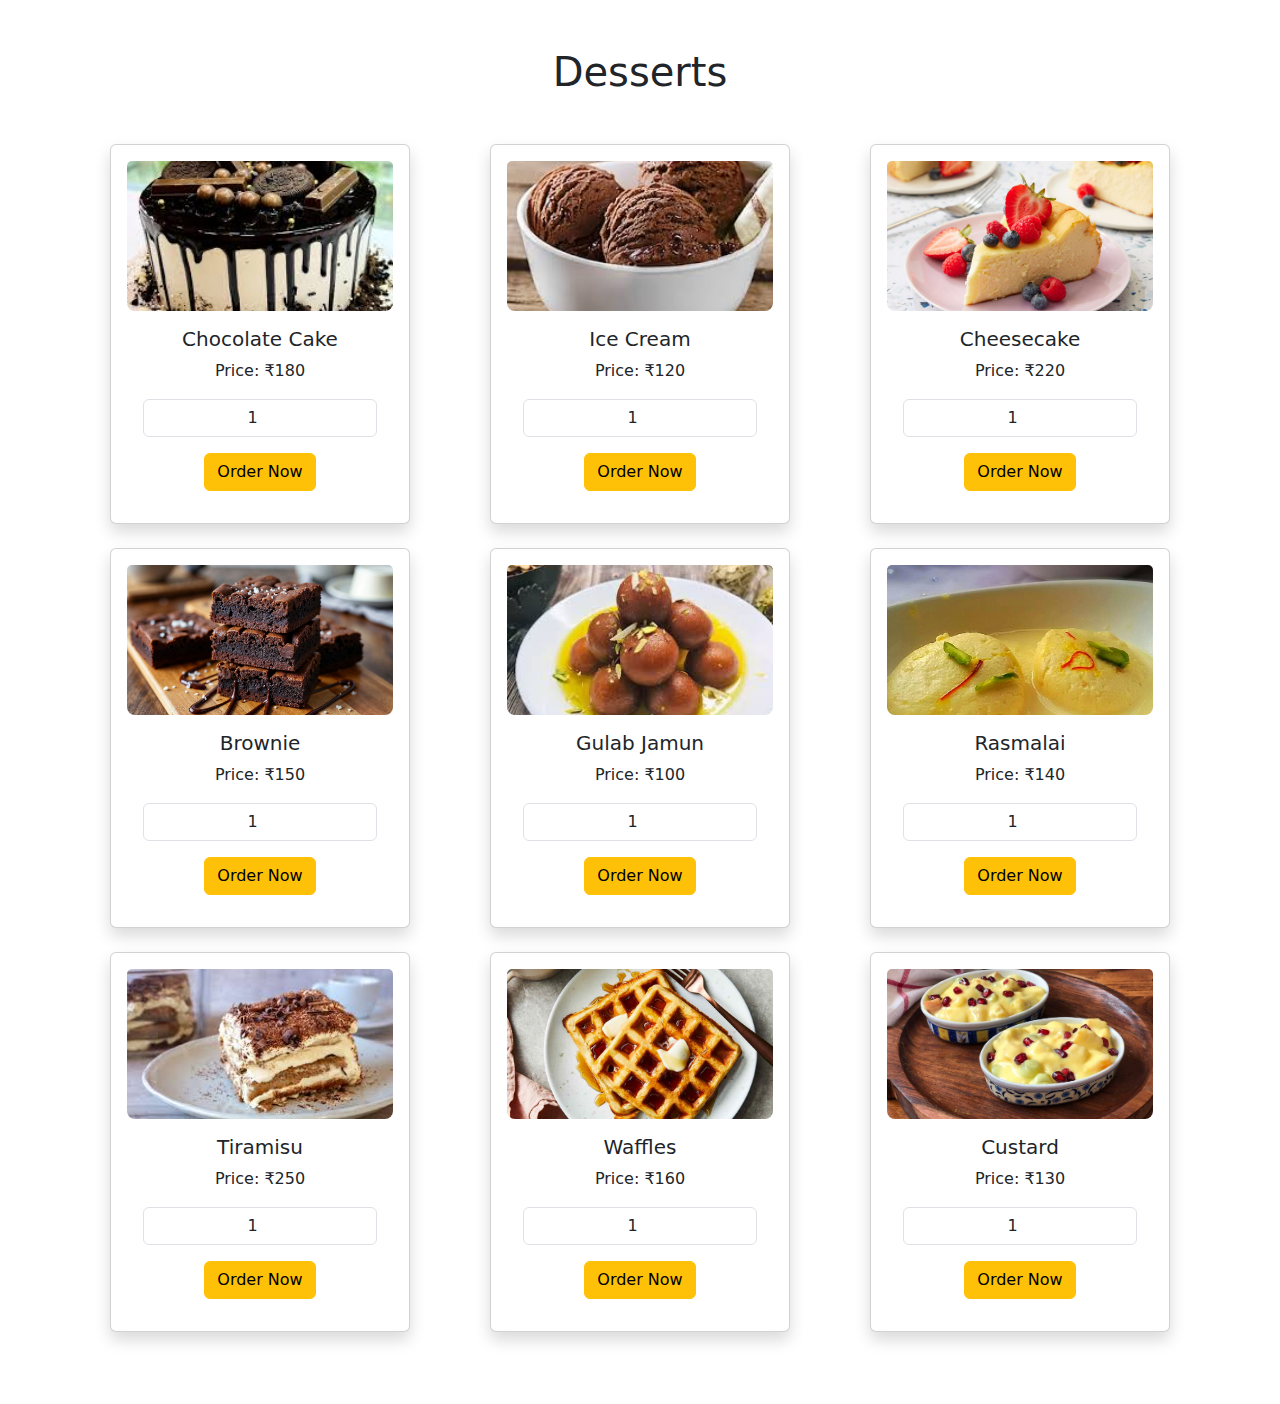
<file: desserts.html>
<!DOCTYPE html>
<html lang="en">
<head>
  <meta charset="UTF-8">
  <meta name="viewport" content="width=device-width, initial-scale=1.0">
  <title>Desserts</title>
  <link rel="stylesheet" href="food munch.css">
  <link href="https://cdn.jsdelivr.net/npm/bootstrap@5.3.3/dist/css/bootstrap.min.css" rel="stylesheet">
  <script>
  function placeOrder(itemName, price, qtyInputId) {
    let qty = document.getElementById(qtyInputId).value;
    let total = qty * price;
    document.getElementById("orderDetails").innerText = 
      qty + " × " + itemName + " ordered.\nTotal: ₹" + total;

    var myModal = new bootstrap.Modal(document.getElementById('orderModal'));
    myModal.show();
  }
  </script>
</head>
<body>

  <div class="container py-5">
    <h1 class="text-center mb-5">Desserts</h1>
    <div class="row">

      <!-- Item 1 -->
      <div class="col-12 col-md-6 col-lg-4">
        <div class="card shadow mb-4 p-3">
          <img src="images/chocolate-cake.jpg" class="card-img-top" alt="Chocolate Cake">
          <div class="card-body text-center">
            <h5 class="card-title">Chocolate Cake</h5>
            <p class="card-text">Price: ₹180</p>
            <input type="number" id="qty-choc" class="form-control text-center mb-3" value="1" min="1" max="10">
            <button class="btn btn-warning" onclick="placeOrder('Chocolate Cake', 180, 'qty-choc')">Order Now</button>
          </div>
        </div>
      </div>

      <!-- Item 2 -->
      <div class="col-12 col-md-6 col-lg-4">
        <div class="card shadow mb-4 p-3">
          <img src="images/ice-cream.jpg" class="card-img-top" alt="Ice Cream">
          <div class="card-body text-center">
            <h5 class="card-title">Ice Cream</h5>
            <p class="card-text">Price: ₹120</p>
            <input type="number" id="qty-ice" class="form-control text-center mb-3" value="1" min="1" max="10">
            <button class="btn btn-warning" onclick="placeOrder('Ice Cream', 120, 'qty-ice')">Order Now</button>
          </div>
        </div>
      </div>

      <!-- Item 3 -->
      <div class="col-12 col-md-6 col-lg-4">
        <div class="card shadow mb-4 p-3">
          <img src="images/cheese-cake.jpg" class="card-img-top" alt="Cheesecake">
          <div class="card-body text-center">
            <h5 class="card-title">Cheesecake</h5>
            <p class="card-text">Price: ₹220</p>
            <input type="number" id="qty-cheese" class="form-control text-center mb-3" value="1" min="1" max="10">
            <button class="btn btn-warning" onclick="placeOrder('Cheesecake', 220, 'qty-cheese')">Order Now</button>
          </div>
        </div>
      </div>

      <!-- Item 4 -->
      <div class="col-12 col-md-6 col-lg-4">
        <div class="card shadow mb-4 p-3">
          <img src="images/brownie.jpg" class="card-img-top" alt="Brownie">
          <div class="card-body text-center">
            <h5 class="card-title">Brownie</h5>
            <p class="card-text">Price: ₹150</p>
            <input type="number" id="qty-brownie" class="form-control text-center mb-3" value="1" min="1" max="10">
            <button class="btn btn-warning" onclick="placeOrder('Brownie', 150, 'qty-brownie')">Order Now</button>
          </div>
        </div>
      </div>

      <!-- Item 5 -->
      <div class="col-12 col-md-6 col-lg-4">
        <div class="card shadow mb-4 p-3">
          <img src="images/gulab-jamun.jpg" class="card-img-top" alt="Gulab Jamun">
          <div class="card-body text-center">
            <h5 class="card-title">Gulab Jamun</h5>
            <p class="card-text">Price: ₹100</p>
            <input type="number" id="qty-gulab" class="form-control text-center mb-3" value="1" min="1" max="10">
            <button class="btn btn-warning" onclick="placeOrder('Gulab Jamun', 100, 'qty-gulab')">Order Now</button>
          </div>
        </div>
      </div>

      <!-- Item 6 -->
      <div class="col-12 col-md-6 col-lg-4">
        <div class="card shadow mb-4 p-3">
          <img src="images/rasmalai.jpg" class="card-img-top" alt="Rasmalai">
          <div class="card-body text-center">
            <h5 class="card-title">Rasmalai</h5>
            <p class="card-text">Price: ₹140</p>
            <input type="number" id="qty-rasmalai" class="form-control text-center mb-3" value="1" min="1" max="10">
            <button class="btn btn-warning" onclick="placeOrder('Rasmalai', 140, 'qty-rasmalai')">Order Now</button>
          </div>
        </div>
      </div>

      <!-- Item 7 -->
      <div class="col-12 col-md-6 col-lg-4">
        <div class="card shadow mb-4 p-3">
          <img src="images/tiramisu.jpg" class="card-img-top" alt="Tiramisu">
          <div class="card-body text-center">
            <h5 class="card-title">Tiramisu</h5>
            <p class="card-text">Price: ₹250</p>
            <input type="number" id="qty-tiramisu" class="form-control text-center mb-3" value="1" min="1" max="10">
            <button class="btn btn-warning" onclick="placeOrder('Tiramisu', 250, 'qty-tiramisu')">Order Now</button>
          </div>
        </div>
      </div>

      <!-- Item 8 -->
      <div class="col-12 col-md-6 col-lg-4">
        <div class="card shadow mb-4 p-3">
          <img src="images/waffles.jpg" class="card-img-top" alt="Waffles">
          <div class="card-body text-center">
            <h5 class="card-title">Waffles</h5>
            <p class="card-text">Price: ₹160</p>
            <input type="number" id="qty-waffle" class="form-control text-center mb-3" value="1" min="1" max="10">
            <button class="btn btn-warning" onclick="placeOrder('Waffles', 160, 'qty-waffle')">Order Now</button>
          </div>
        </div>
      </div>

      <!-- Item 9 -->
      <div class="col-12 col-md-6 col-lg-4">
        <div class="card shadow mb-4 p-3">
          <img src="images/custard.jpg" class="card-img-top" alt="Custard">
          <div class="card-body text-center">
            <h5 class="card-title">Custard</h5>
            <p class="card-text">Price: ₹130</p>
            <input type="number" id="qty-custard" class="form-control text-center mb-3" value="1" min="1" max="10">
            <button class="btn btn-warning" onclick="placeOrder('Custard', 130, 'qty-custard')">Order Now</button>
          </div>
        </div>
      </div>

    </div>
  </div>

  <!-- Order Confirmation Modal -->
  <div class="modal fade" id="orderModal" tabindex="-1" aria-hidden="true">
    <div class="modal-dialog modal-dialog-centered">
      <div class="modal-content text-center p-4">
        <h5 class="modal-title mb-3">✅ Order Placed!</h5>
        <p id="orderDetails"></p>
        <button type="button" class="btn btn-warning" data-bs-dismiss="modal">OK</button>
      </div>
    </div>
  </div>

  <script src="https://cdn.jsdelivr.net/npm/bootstrap@5.3.3/dist/js/bootstrap.bundle.min.js"></script>
</body>
</html>
</file>
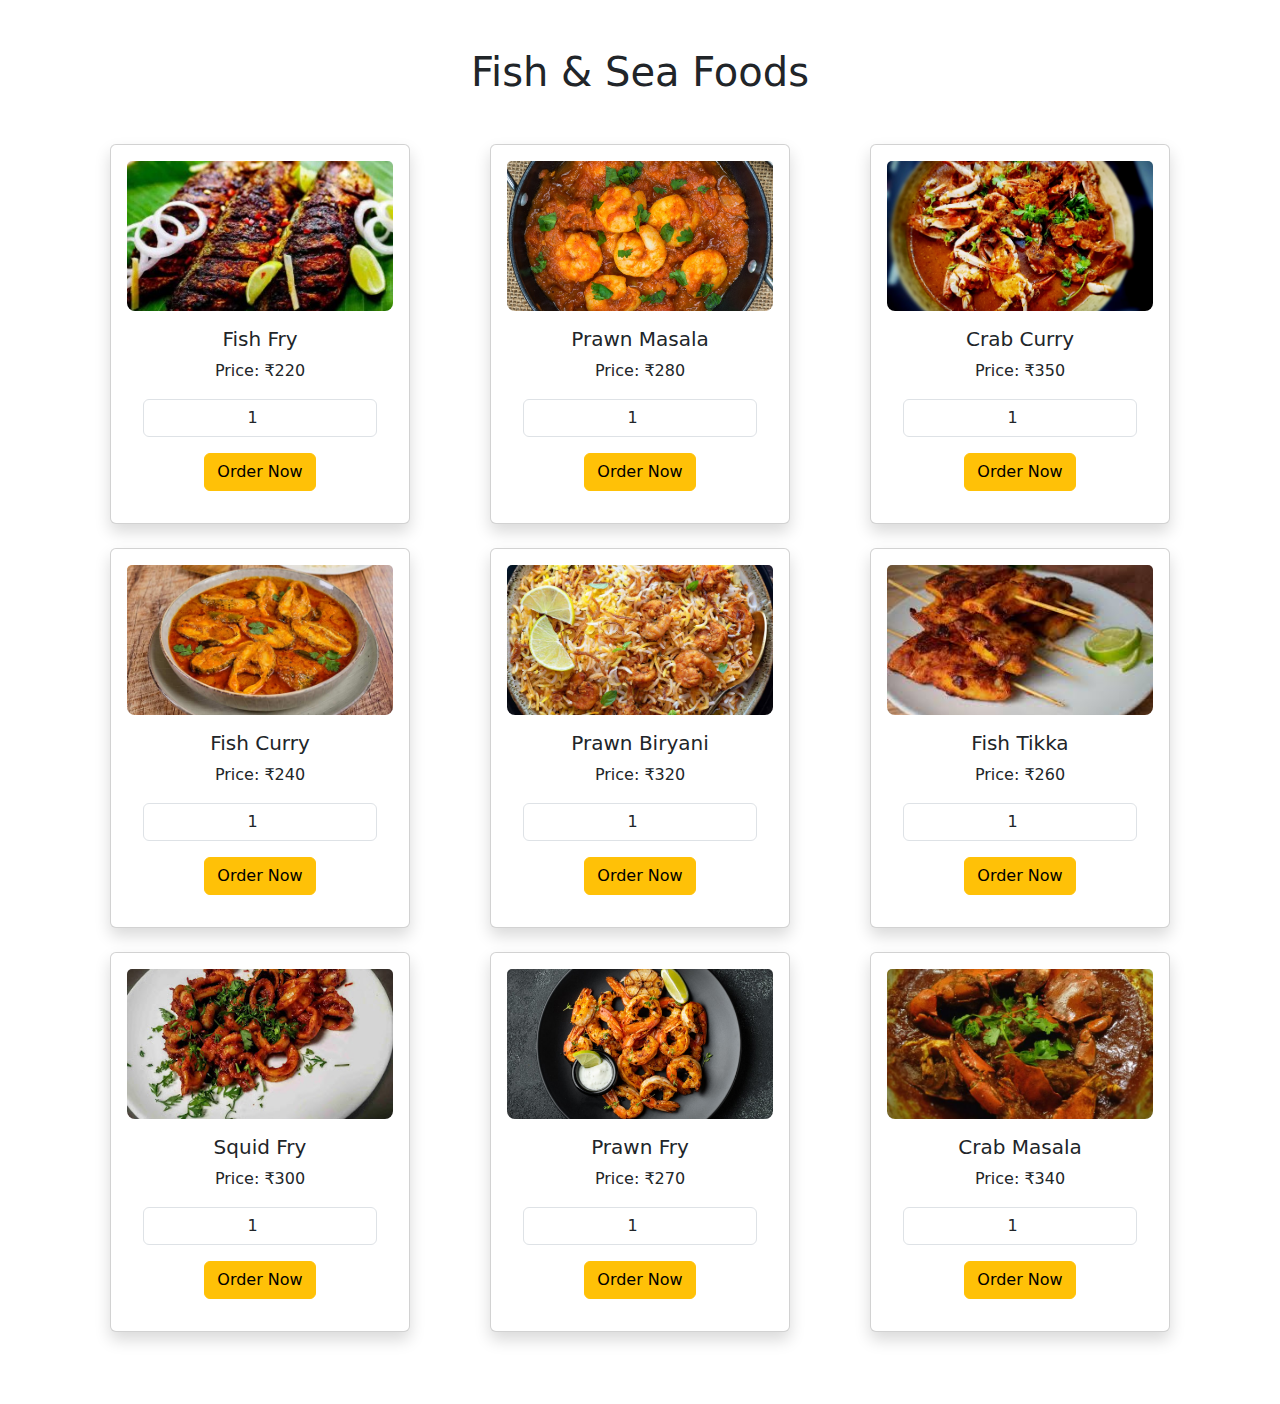
<file: fishAndSeaFoods.html>
<!DOCTYPE html>
<html lang="en">
<head>
  <meta charset="UTF-8">
  <meta name="viewport" content="width=device-width, initial-scale=1.0">
  <title>Fish & Sea Foods</title>
  <link rel="stylesheet" href="food munch.css"> <!-- link your CSS -->
  <link href="https://cdn.jsdelivr.net/npm/bootstrap@5.3.3/dist/css/bootstrap.min.css" rel="stylesheet">
  <script>
  function placeOrder(itemName, price, qtyInputId) {
    let qty = document.getElementById(qtyInputId).value;
    let total = qty * price;
    document.getElementById("orderDetails").innerText = 
      qty + " × " + itemName + " ordered.\nTotal: ₹" + total;

    var myModal = new bootstrap.Modal(document.getElementById('orderModal'));
    myModal.show();
  }
  </script>
</head>
<body>

  <div class="container py-5">
    <h1 class="text-center mb-5">Fish & Sea Foods</h1>
    <div class="row">

      <!-- Item 1 -->
      <div class="col-12 col-md-6 col-lg-4">
        <div class="card shadow mb-4 p-3">
          <img src="images/fish-fry.jpg" class="card-img-top" alt="Fish Fry">
          <div class="card-body text-center">
            <h5 class="card-title">Fish Fry</h5>
            <p class="card-text">Price: ₹220</p>
            <input type="number" id="qty-fishfry" class="form-control text-center mb-3" value="1" min="1" max="10">
            <button class="btn btn-warning" onclick="placeOrder('Fish Fry', 220, 'qty-fishfry')">Order Now</button>
          </div>
        </div>
      </div>

      <!-- Item 2 -->
      <div class="col-12 col-md-6 col-lg-4">
        <div class="card shadow mb-4 p-3">
          <img src="images/prawn-masala.jpg" class="card-img-top" alt="Prawn Masala">
          <div class="card-body text-center">
            <h5 class="card-title">Prawn Masala</h5>
            <p class="card-text">Price: ₹280</p>
            <input type="number" id="qty-prawnmasala" class="form-control text-center mb-3" value="1" min="1" max="10">
            <button class="btn btn-warning" onclick="placeOrder('Prawn Masala', 280, 'qty-prawnmasala')">Order Now</button>
          </div>
        </div>
      </div>

      <!-- Item 3 -->
      <div class="col-12 col-md-6 col-lg-4">
        <div class="card shadow mb-4 p-3">
          <img src="images/crab-curry.jpg" class="card-img-top" alt="Crab Curry">
          <div class="card-body text-center">
            <h5 class="card-title">Crab Curry</h5>
            <p class="card-text">Price: ₹350</p>
            <input type="number" id="qty-crabcurry" class="form-control text-center mb-3" value="1" min="1" max="10">
            <button class="btn btn-warning" onclick="placeOrder('Crab Curry', 350, 'qty-crabcurry')">Order Now</button>
          </div>
        </div>
      </div>

      <!-- Item 4 -->
      <div class="col-12 col-md-6 col-lg-4">
        <div class="card shadow mb-4 p-3">
          <img src="images/fish-curry.jpg" class="card-img-top" alt="Fish Curry">
          <div class="card-body text-center">
            <h5 class="card-title">Fish Curry</h5>
            <p class="card-text">Price: ₹240</p>
            <input type="number" id="qty-fishcurry" class="form-control text-center mb-3" value="1" min="1" max="10">
            <button class="btn btn-warning" onclick="placeOrder('Fish Curry', 240, 'qty-fishcurry')">Order Now</button>
          </div>
        </div>
      </div>

      <!-- Item 5 -->
      <div class="col-12 col-md-6 col-lg-4">
        <div class="card shadow mb-4 p-3">
          <img src="images/prawn-briyani.jpg" class="card-img-top" alt="Prawn Biryani">
          <div class="card-body text-center">
            <h5 class="card-title">Prawn Biryani</h5>
            <p class="card-text">Price: ₹320</p>
            <input type="number" id="qty-prawnbiryani" class="form-control text-center mb-3" value="1" min="1" max="10">
            <button class="btn btn-warning" onclick="placeOrder('Prawn Biryani', 320, 'qty-prawnbiryani')">Order Now</button>
          </div>
        </div>
      </div>

      <!-- Item 6 -->
      <div class="col-12 col-md-6 col-lg-4">
        <div class="card shadow mb-4 p-3">
          <img src="images/fish-tikka.jpg" class="card-img-top" alt="Fish Tikka">
          <div class="card-body text-center">
            <h5 class="card-title">Fish Tikka</h5>
            <p class="card-text">Price: ₹260</p>
            <input type="number" id="qty-fishtikka" class="form-control text-center mb-3" value="1" min="1" max="10">
            <button class="btn btn-warning" onclick="placeOrder('Fish Tikka', 260, 'qty-fishtikka')">Order Now</button>
          </div>
        </div>
      </div>

      <!-- Item 7 -->
      <div class="col-12 col-md-6 col-lg-4">
        <div class="card shadow mb-4 p-3">
          <img src="images/squid-fry.jpg" class="card-img-top" alt="Squid Fry">
          <div class="card-body text-center">
            <h5 class="card-title">Squid Fry</h5>
            <p class="card-text">Price: ₹300</p>
            <input type="number" id="qty-squidfry" class="form-control text-center mb-3" value="1" min="1" max="10">
            <button class="btn btn-warning" onclick="placeOrder('Squid Fry', 300, 'qty-squidfry')">Order Now</button>
          </div>
        </div>
      </div>

      <!-- Item 8 -->
      <div class="col-12 col-md-6 col-lg-4">
        <div class="card shadow mb-4 p-3">
          <img src="images/prawn-fry.jpg" class="card-img-top" alt="Prawn Fry">
          <div class="card-body text-center">
            <h5 class="card-title">Prawn Fry</h5>
            <p class="card-text">Price: ₹270</p>
            <input type="number" id="qty-prawnfry" class="form-control text-center mb-3" value="1" min="1" max="10">
            <button class="btn btn-warning" onclick="placeOrder('Prawn Fry', 270, 'qty-prawnfry')">Order Now</button>
          </div>
        </div>
      </div>

      <!-- Item 9 -->
      <div class="col-12 col-md-6 col-lg-4">
        <div class="card shadow mb-4 p-3">
          <img src="images/crab-masala.jpg" class="card-img-top" alt="Crab Masala">
          <div class="card-body text-center">
            <h5 class="card-title">Crab Masala</h5>
            <p class="card-text">Price: ₹340</p>
            <input type="number" id="qty-crabmasala" class="form-control text-center mb-3" value="1" min="1" max="10">
            <button class="btn btn-warning" onclick="placeOrder('Crab Masala', 340, 'qty-crabmasala')">Order Now</button>
          </div>
        </div>
      </div>

    </div>
  </div>

  <!-- Order Confirmation Modal -->
  <div class="modal fade" id="orderModal" tabindex="-1" aria-hidden="true">
    <div class="modal-dialog modal-dialog-centered">
      <div class="modal-content text-center p-4">
        <h5 class="modal-title mb-3">✅ Order Placed!</h5>
        <p id="orderDetails"></p>
        <button type="button" class="btn btn-warning" data-bs-dismiss="modal">OK</button>
      </div>
    </div>
  </div>

  <script src="https://cdn.jsdelivr.net/npm/bootstrap@5.3.3/dist/js/bootstrap.bundle.min.js"></script>
</body>
</html>
</file>
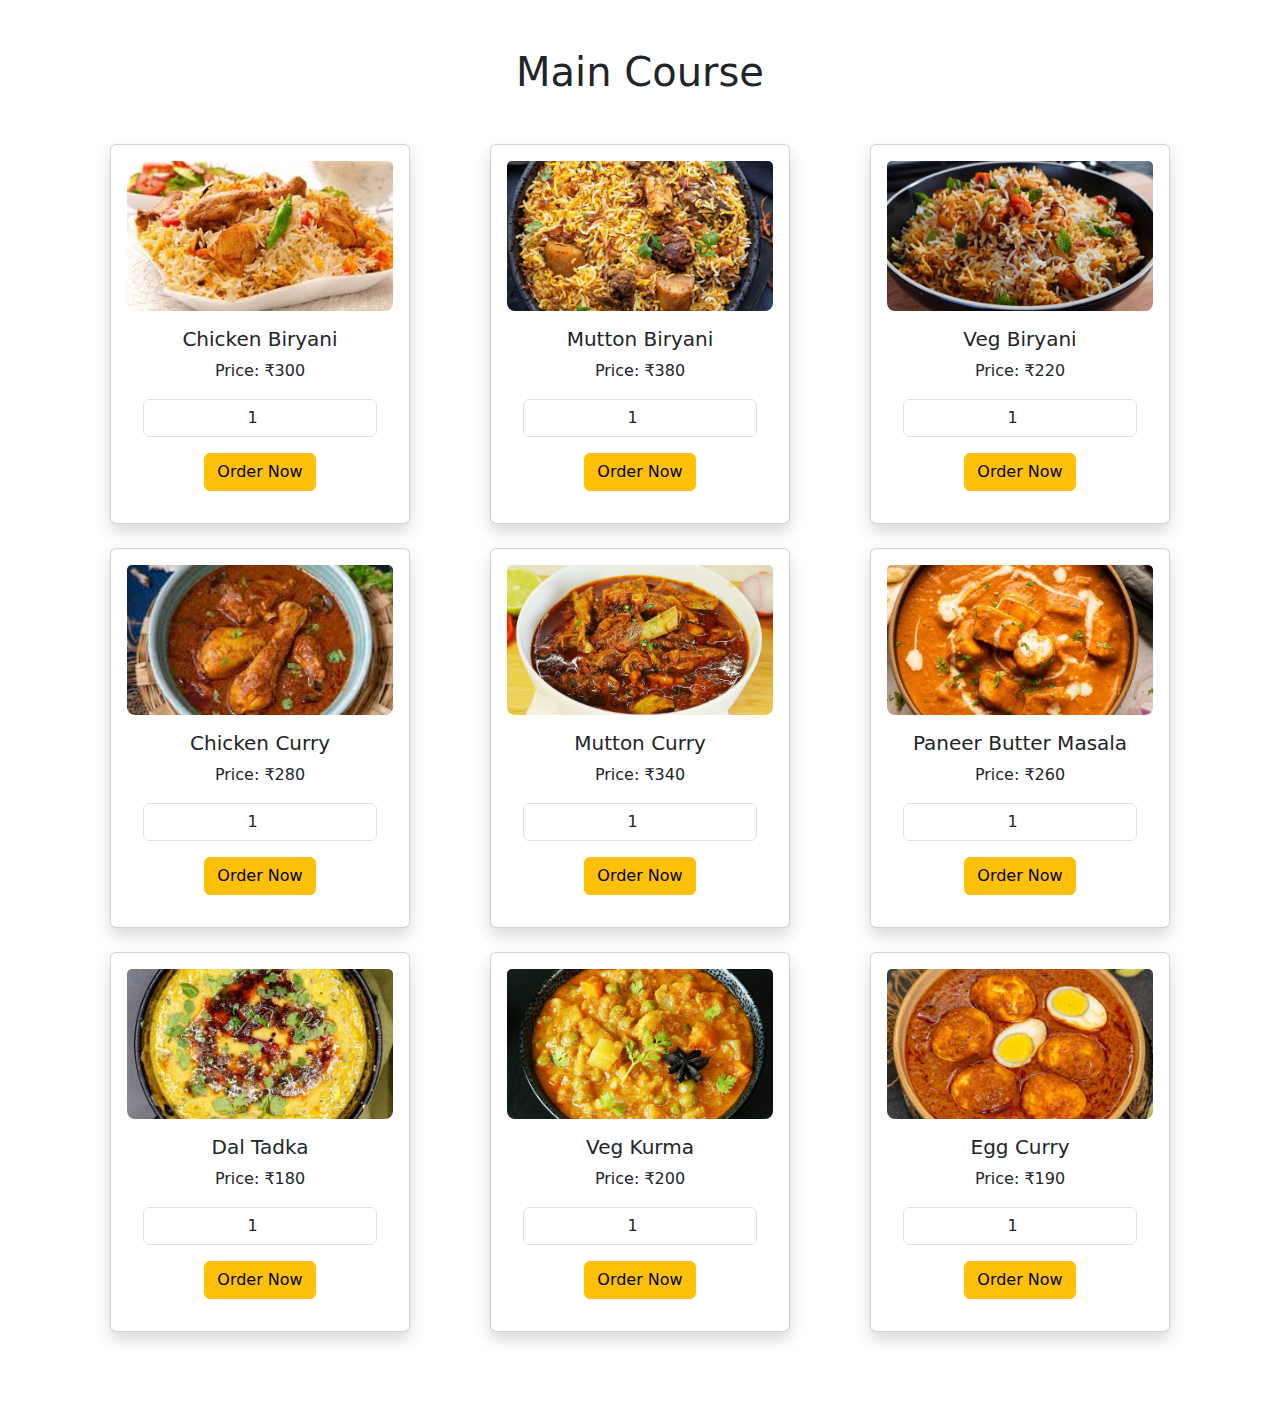
<file: main_course.html>
<!DOCTYPE html>
<html lang="en">
<head>
  <meta charset="UTF-8">
  <meta name="viewport" content="width=device-width, initial-scale=1.0">
  <title>Main Course</title>
  <link rel="stylesheet" href="food munch.css"> <!-- link your CSS -->
  <link href="https://cdn.jsdelivr.net/npm/bootstrap@5.3.3/dist/css/bootstrap.min.css" rel="stylesheet">
  <script>
  function placeOrder(itemName, price, qtyInputId) {
    let qty = document.getElementById(qtyInputId).value;
    let total = qty * price;
    document.getElementById("orderDetails").innerText = 
      qty + " × " + itemName + " ordered.\nTotal: ₹" + total;

    var myModal = new bootstrap.Modal(document.getElementById('orderModal'));
    myModal.show();
  }
  </script>
</head>
<body>

  <div class="container py-5">
    <h1 class="text-center mb-5">Main Course</h1>
    <div class="row">

      <!-- Item 1 -->
      <div class="col-12 col-md-6 col-lg-4">
        <div class="card shadow mb-4 p-3">
          <img src="images/chicken-biryani.jpg" class="card-img-top" alt="Chicken Biryani">
          <div class="card-body text-center">
            <h5 class="card-title">Chicken Biryani</h5>
            <p class="card-text">Price: ₹300</p>
            <input type="number" id="qty-chickenbiryani" class="form-control text-center mb-3" value="1" min="1" max="10">
            <button class="btn btn-warning" onclick="placeOrder('Chicken Biryani', 300, 'qty-chickenbiryani')">Order Now</button>
          </div>
        </div>
      </div>

      <!-- Item 2 -->
      <div class="col-12 col-md-6 col-lg-4">
        <div class="card shadow mb-4 p-3">
          <img src="images/mutton-biryani.jpg" class="card-img-top" alt="Mutton Biryani">
          <div class="card-body text-center">
            <h5 class="card-title">Mutton Biryani</h5>
            <p class="card-text">Price: ₹380</p>
            <input type="number" id="qty-muttonbiryani" class="form-control text-center mb-3" value="1" min="1" max="10">
            <button class="btn btn-warning" onclick="placeOrder('Mutton Biryani', 380, 'qty-muttonbiryani')">Order Now</button>
          </div>
        </div>
      </div>

      <!-- Item 3 -->
      <div class="col-12 col-md-6 col-lg-4">
        <div class="card shadow mb-4 p-3">
          <img src="images/veg-biryani.jpg" class="card-img-top" alt="Veg Biryani">
          <div class="card-body text-center">
            <h5 class="card-title">Veg Biryani</h5>
            <p class="card-text">Price: ₹220</p>
            <input type="number" id="qty-vegbiryani" class="form-control text-center mb-3" value="1" min="1" max="10">
            <button class="btn btn-warning" onclick="placeOrder('Veg Biryani', 220, 'qty-vegbiryani')">Order Now</button>
          </div>
        </div>
      </div>

      <!-- Item 4 -->
      <div class="col-12 col-md-6 col-lg-4">
        <div class="card shadow mb-4 p-3">
          <img src="images/chicken-curry.jpg" class="card-img-top" alt="Chicken Curry">
          <div class="card-body text-center">
            <h5 class="card-title">Chicken Curry</h5>
            <p class="card-text">Price: ₹280</p>
            <input type="number" id="qty-chickencurry" class="form-control text-center mb-3" value="1" min="1" max="10">
            <button class="btn btn-warning" onclick="placeOrder('Chicken Curry', 280, 'qty-chickencurry')">Order Now</button>
          </div>
        </div>
      </div>

      <!-- Item 5 -->
      <div class="col-12 col-md-6 col-lg-4">
        <div class="card shadow mb-4 p-3">
          <img src="images/mutton-curry.jpg" class="card-img-top" alt="Mutton Curry">
          <div class="card-body text-center">
            <h5 class="card-title">Mutton Curry</h5>
            <p class="card-text">Price: ₹340</p>
            <input type="number" id="qty-muttoncurry" class="form-control text-center mb-3" value="1" min="1" max="10">
            <button class="btn btn-warning" onclick="placeOrder('Mutton Curry', 340, 'qty-muttoncurry')">Order Now</button>
          </div>
        </div>
      </div>

      <!-- Item 6 -->
      <div class="col-12 col-md-6 col-lg-4">
        <div class="card shadow mb-4 p-3">
          <img src="images/paneer-butter-masala.jpg" class="card-img-top" alt="Paneer Butter Masala">
          <div class="card-body text-center">
            <h5 class="card-title">Paneer Butter Masala</h5>
            <p class="card-text">Price: ₹260</p>
            <input type="number" id="qty-paneer" class="form-control text-center mb-3" value="1" min="1" max="10">
            <button class="btn btn-warning" onclick="placeOrder('Paneer Butter Masala', 260, 'qty-paneer')">Order Now</button>
          </div>
        </div>
      </div>

      <!-- Item 7 -->
      <div class="col-12 col-md-6 col-lg-4">
        <div class="card shadow mb-4 p-3">
          <img src="images/dal-tadka.jpg" class="card-img-top" alt="Dal Tadka">
          <div class="card-body text-center">
            <h5 class="card-title">Dal Tadka</h5>
            <p class="card-text">Price: ₹180</p>
            <input type="number" id="qty-dal" class="form-control text-center mb-3" value="1" min="1" max="10">
            <button class="btn btn-warning" onclick="placeOrder('Dal Tadka', 180, 'qty-dal')">Order Now</button>
          </div>
        </div>
      </div>

      <!-- Item 8 -->
      <div class="col-12 col-md-6 col-lg-4">
        <div class="card shadow mb-4 p-3">
          <img src="images/veg-kurma.jpg" class="card-img-top" alt="Veg Kurma">
          <div class="card-body text-center">
            <h5 class="card-title">Veg Kurma</h5>
            <p class="card-text">Price: ₹200</p>
            <input type="number" id="qty-vegkurma" class="form-control text-center mb-3" value="1" min="1" max="10">
            <button class="btn btn-warning" onclick="placeOrder('Veg Kurma', 200, 'qty-vegkurma')">Order Now</button>
          </div>
        </div>
      </div>

      <!-- Item 9 -->
      <div class="col-12 col-md-6 col-lg-4">
        <div class="card shadow mb-4 p-3">
          <img src="images/egg-curry.jpg" class="card-img-top" alt="Egg Curry">
          <div class="card-body text-center">
            <h5 class="card-title">Egg Curry</h5>
            <p class="card-text">Price: ₹190</p>
            <input type="number" id="qty-eggcurry" class="form-control text-center mb-3" value="1" min="1" max="10">
            <button class="btn btn-warning" onclick="placeOrder('Egg Curry', 190, 'qty-eggcurry')">Order Now</button>
          </div>
        </div>
      </div>

    </div>
  </div>

  <!-- Order Confirmation Modal -->
  <div class="modal fade" id="orderModal" tabindex="-1" aria-hidden="true">
    <div class="modal-dialog modal-dialog-centered">
      <div class="modal-content text-center p-4">
        <h5 class="modal-title mb-3">✅ Order Placed!</h5>
        <p id="orderDetails"></p>
        <button type="button" class="btn btn-warning" data-bs-dismiss="modal">OK</button>
      </div>
    </div>
  </div>

  <script src="https://cdn.jsdelivr.net/npm/bootstrap@5.3.3/dist/js/bootstrap.bundle.min.js"></script>
</body>
</html>
</file>
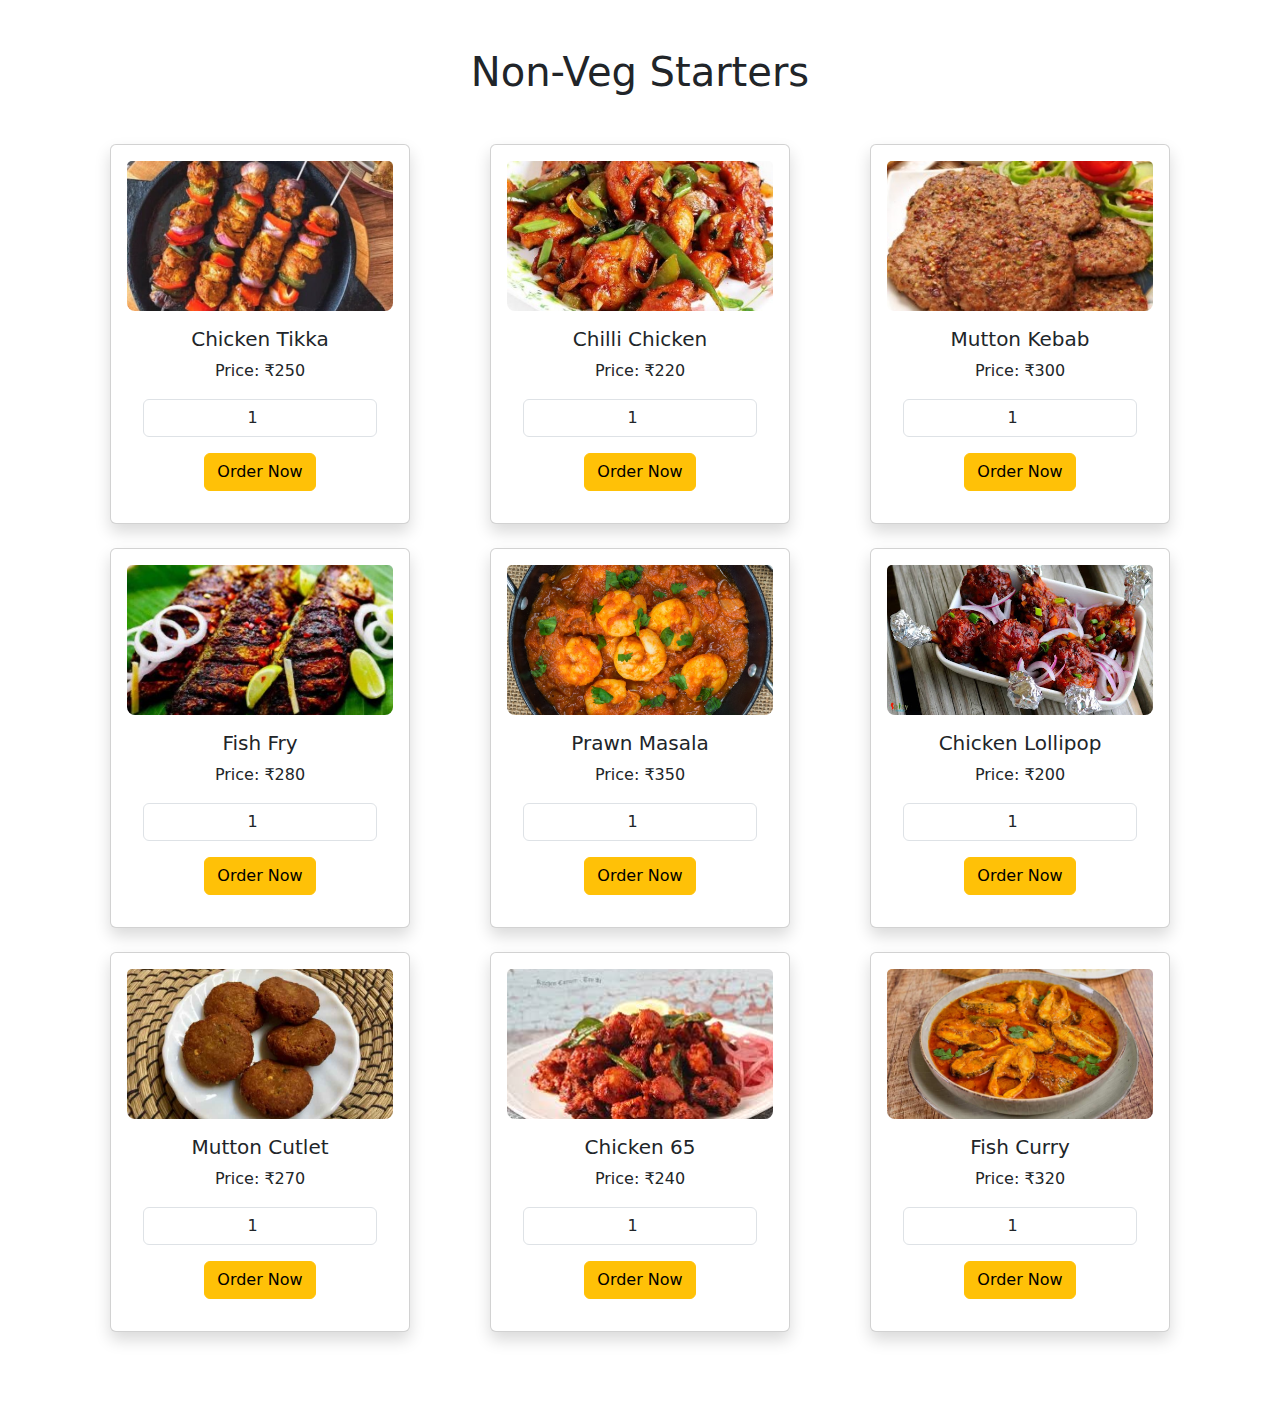
<file: nonveg.html>
<!DOCTYPE html>
<html lang="en">
<head>
  <meta charset="UTF-8">
  <meta name="viewport" content="width=device-width, initial-scale=1.0">
  <title>Non-Veg Starters</title>
  <link rel="stylesheet" href="food munch.css"> <!-- your custom CSS -->
  <link href="https://cdn.jsdelivr.net/npm/bootstrap@5.3.3/dist/css/bootstrap.min.css" rel="stylesheet">

  <script>
    function placeOrder(itemName, price, qtyInputId) {
      let qty = document.getElementById(qtyInputId).value;
      if (qty < 1) {
        alert("Please enter a valid quantity.");
        return;
      }
      let total = qty * price;
      document.getElementById("orderDetails").innerText =
        qty + " × " + itemName + " ordered.\nTotal: ₹" + total;

      var myModal = new bootstrap.Modal(document.getElementById('orderModal'));
      myModal.show();
    }
  </script>
</head>
<body>

  <div class="container py-5">
    <h1 class="text-center mb-5">Non-Veg Starters</h1>
    <div class="row">

      <!-- Item 1 -->
      <div class="col-12 col-md-6 col-lg-4">
        <div class="card shadow mb-4 p-3">
          <img src="images/chicken-tikka.png" class="card-img-top" alt="Chicken Tikka">
          <div class="card-body text-center">
            <h5 class="card-title">Chicken Tikka</h5>
            <p class="card-text">Price: ₹250</p>
            <input type="number" id="qty-chicken-tikka" class="form-control text-center mb-3" value="1" min="1" max="15">
            <button class="btn btn-warning" onclick="placeOrder('Chicken Tikka', 250, 'qty-chicken-tikka')">Order Now</button>
          </div>
        </div>
      </div>

      <!-- Item 2 -->
      <div class="col-12 col-md-6 col-lg-4">
        <div class="card shadow mb-4 p-3">
          <img src="images/chilli-chicken.jpg" class="card-img-top" alt="Chilli Chicken">
          <div class="card-body text-center">
            <h5 class="card-title">Chilli Chicken</h5>
            <p class="card-text">Price: ₹220</p>
            <input type="number" id="qty-chilli-chicken" class="form-control text-center mb-3" value="1" min="1" max="10">
            <button class="btn btn-warning" onclick="placeOrder('Chilli Chicken', 220, 'qty-chilli-chicken')">Order Now</button>
          </div>
        </div>
      </div>

      <!-- Item 3 -->
      <div class="col-12 col-md-6 col-lg-4">
        <div class="card shadow mb-4 p-3">
          <img src="images/mutton-kebab.jpg" class="card-img-top" alt="Mutton Kebab">
          <div class="card-body text-center">
            <h5 class="card-title">Mutton Kebab</h5>
            <p class="card-text">Price: ₹300</p>
            <input type="number" id="qty-mutton-kebab" class="form-control text-center mb-3" value="1" min="1" max="8">
            <button class="btn btn-warning" onclick="placeOrder('Mutton Kebab', 300, 'qty-mutton-kebab')">Order Now</button>
          </div>
        </div>
      </div>

      <!-- Item 4 -->
      <div class="col-12 col-md-6 col-lg-4">
        <div class="card shadow mb-4 p-3">
          <img src="images/fish-fry.jpg" class="card-img-top" alt="Fish Fry">
          <div class="card-body text-center">
            <h5 class="card-title">Fish Fry</h5>
            <p class="card-text">Price: ₹280</p>
            <input type="number" id="qty-fish-fry" class="form-control text-center mb-3" value="1" min="1" max="12">
            <button class="btn btn-warning" onclick="placeOrder('Fish Fry', 280, 'qty-fish-fry')">Order Now</button>
          </div>
        </div>
      </div>

      <!-- Item 5 -->
      <div class="col-12 col-md-6 col-lg-4">
        <div class="card shadow mb-4 p-3">
          <img src="images/prawn-masala.jpg" class="card-img-top" alt="Prawn Masala">
          <div class="card-body text-center">
            <h5 class="card-title">Prawn Masala</h5>
            <p class="card-text">Price: ₹350</p>
            <input type="number" id="qty-prawn-masala" class="form-control text-center mb-3" value="1" min="1" max="10">
            <button class="btn btn-warning" onclick="placeOrder('Prawn Masala', 350, 'qty-prawn-masala')">Order Now</button>
          </div>
        </div>
      </div>

      <!-- Item 6 -->
      <div class="col-12 col-md-6 col-lg-4">
        <div class="card shadow mb-4 p-3">
          <img src="images/chicken-lollipop.jpg" class="card-img-top" alt="Chicken Lollipop">
          <div class="card-body text-center">
            <h5 class="card-title">Chicken Lollipop</h5>
            <p class="card-text">Price: ₹200</p>
            <input type="number" id="qty-chicken-lollipop" class="form-control text-center mb-3" value="1" min="1" max="20">
            <button class="btn btn-warning" onclick="placeOrder('Chicken Lollipop', 200, 'qty-chicken-lollipop')">Order Now</button>
          </div>
        </div>
      </div>

      <!-- Item 7 -->
      <div class="col-12 col-md-6 col-lg-4">
        <div class="card shadow mb-4 p-3">
          <img src="images/mutton-cutlet.jpeg" class="card-img-top" alt="Mutton Cutlet">
          <div class="card-body text-center">
            <h5 class="card-title">Mutton Cutlet</h5>
            <p class="card-text">Price: ₹270</p>
            <input type="number" id="qty-mutton-cutlet" class="form-control text-center mb-3" value="1" min="1" max="10">
            <button class="btn btn-warning" onclick="placeOrder('Mutton Cutlet', 270, 'qty-mutton-cutlet')">Order Now</button>
          </div>
        </div>
      </div>

      <!-- Item 8 -->
      <div class="col-12 col-md-6 col-lg-4">
        <div class="card shadow mb-4 p-3">
          <img src="images/chicken-65.jpg" class="card-img-top" alt="Chicken 65">
          <div class="card-body text-center">
            <h5 class="card-title">Chicken 65</h5>
            <p class="card-text">Price: ₹240</p>
            <input type="number" id="qty-chicken-65" class="form-control text-center mb-3" value="1" min="1" max="15">
            <button class="btn btn-warning" onclick="placeOrder('Chicken 65', 240, 'qty-chicken-65')">Order Now</button>
          </div>
        </div>
      </div>

      <!-- Item 9 -->
      <div class="col-12 col-md-6 col-lg-4">
        <div class="card shadow mb-4 p-3">
          <img src="images/fish-curry.jpg" class="card-img-top" alt="Fish Curry">
          <div class="card-body text-center">
            <h5 class="card-title">Fish Curry</h5>
            <p class="card-text">Price: ₹320</p>
            <input type="number" id="qty-fish-curry" class="form-control text-center mb-3" value="1" min="1" max="8">
            <button class="btn btn-warning" onclick="placeOrder('Fish Curry', 320, 'qty-fish-curry')">Order Now</button>
          </div>
        </div>
      </div>

    </div>
  </div>

  <!-- Order Confirmation Modal -->
  <div class="modal fade" id="orderModal" tabindex="-1" aria-hidden="true">
    <div class="modal-dialog modal-dialog-centered">
      <div class="modal-content text-center p-4">
        <h5 class="modal-title mb-3">✅ Order Placed!</h5>
        <p id="orderDetails"></p>
        <button type="button" class="btn btn-warning" data-bs-dismiss="modal">OK</button>
      </div>
    </div>
  </div>

  <!-- Bootstrap JS bundle (required for modal) -->
  <script src="https://cdn.jsdelivr.net/npm/bootstrap@5.3.3/dist/js/bootstrap.bundle.min.js"></script>

</body>
</html>
</file>
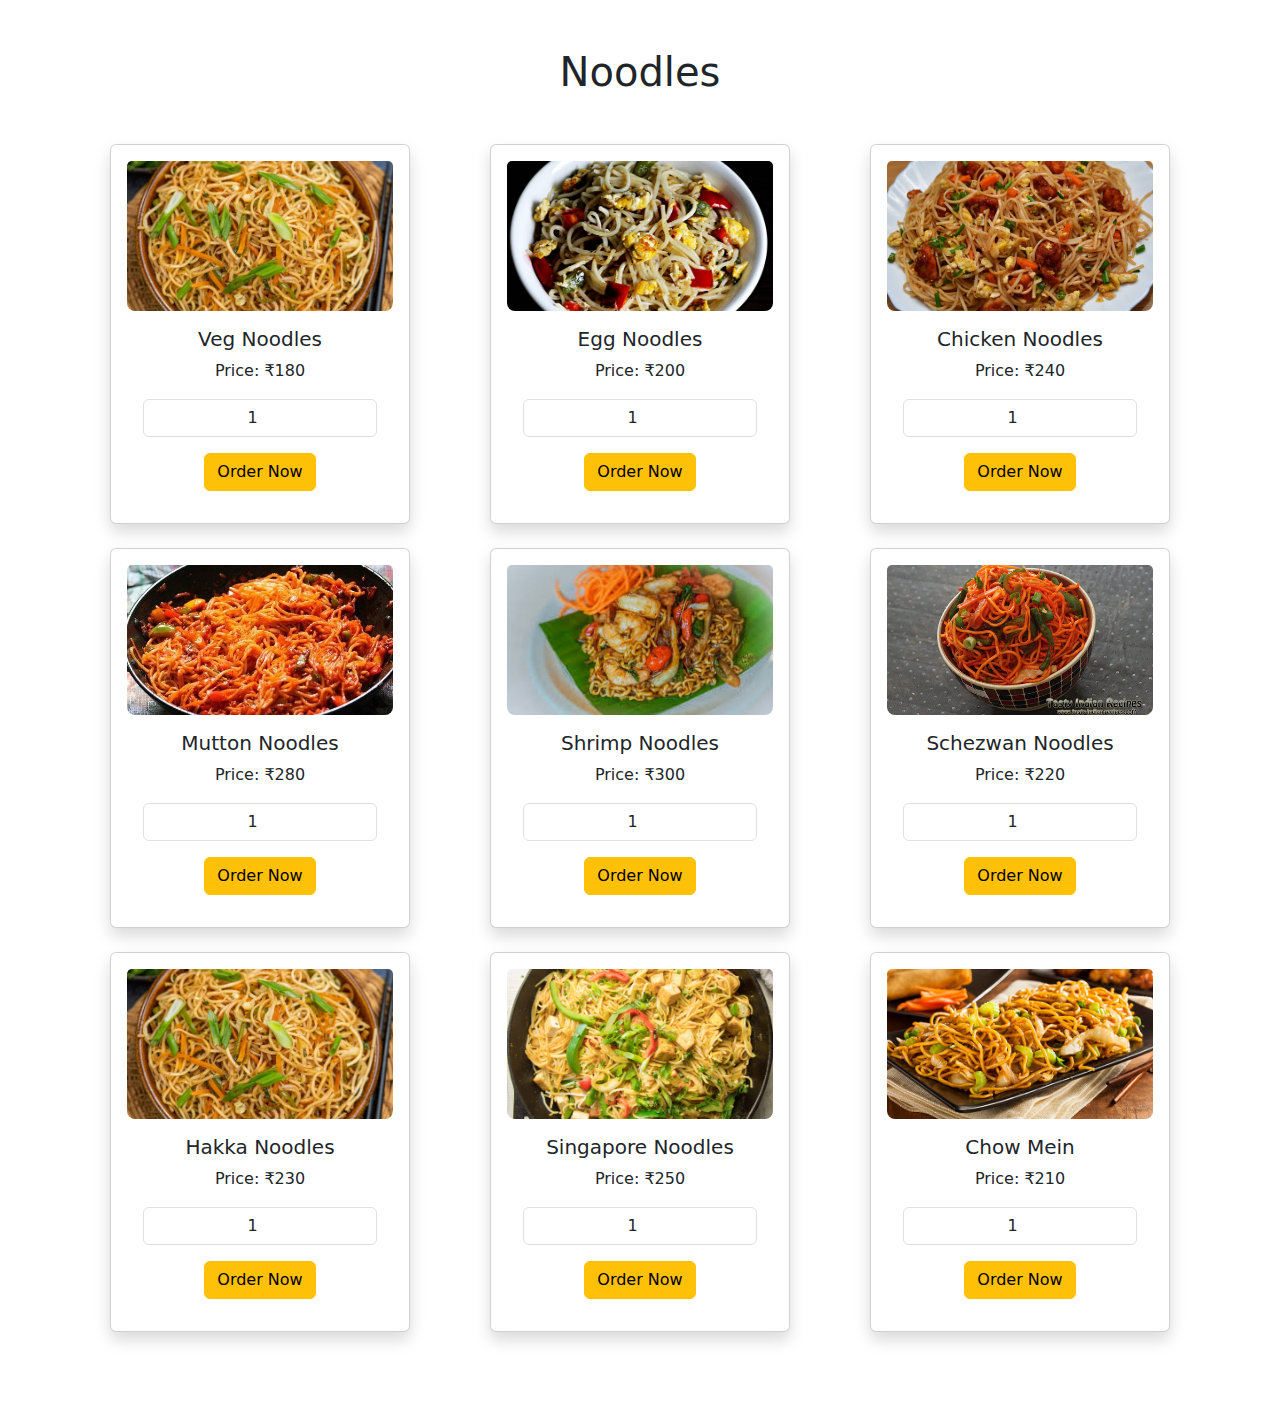
<file: noodles.html>
<!DOCTYPE html>
<html lang="en">
<head>
  <meta charset="UTF-8">
  <meta name="viewport" content="width=device-width, initial-scale=1.0">
  <title>Noodles</title>
  <link rel="stylesheet" href="food munch.css"> <!-- link your CSS -->
  <link href="https://cdn.jsdelivr.net/npm/bootstrap@5.3.3/dist/css/bootstrap.min.css" rel="stylesheet">
  <script>
  function placeOrder(itemName, price, qtyInputId) {
    let qty = document.getElementById(qtyInputId).value;
    let total = qty * price;
    document.getElementById("orderDetails").innerText = 
      qty + " × " + itemName + " ordered.\nTotal: ₹" + total;

    var myModal = new bootstrap.Modal(document.getElementById('orderModal'));
    myModal.show();
  }
  </script>
</head>
<body>

  <div class="container py-5">
    <h1 class="text-center mb-5">Noodles</h1>
    <div class="row">

      <!-- Item 1 -->
      <div class="col-12 col-md-6 col-lg-4">
        <div class="card shadow mb-4 p-3">
          <img src="images/veg-noodles.jpg" class="card-img-top" alt="Veg Noodles">
          <div class="card-body text-center">
            <h5 class="card-title">Veg Noodles</h5>
            <p class="card-text">Price: ₹180</p>
            <input type="number" id="qty-vegnoodles" class="form-control text-center mb-3" value="1" min="1" max="10">
            <button class="btn btn-warning" onclick="placeOrder('Veg Noodles', 180, 'qty-vegnoodles')">Order Now</button>
          </div>
        </div>
      </div>

      <!-- Item 2 -->
      <div class="col-12 col-md-6 col-lg-4">
        <div class="card shadow mb-4 p-3">
          <img src="images/egg-noodles.jpg" class="card-img-top" alt="Egg Noodles">
          <div class="card-body text-center">
            <h5 class="card-title">Egg Noodles</h5>
            <p class="card-text">Price: ₹200</p>
            <input type="number" id="qty-eggnoodles" class="form-control text-center mb-3" value="1" min="1" max="10">
            <button class="btn btn-warning" onclick="placeOrder('Egg Noodles', 200, 'qty-eggnoodles')">Order Now</button>
          </div>
        </div>
      </div>

      <!-- Item 3 -->
      <div class="col-12 col-md-6 col-lg-4">
        <div class="card shadow mb-4 p-3">
          <img src="images/chicken-noodles.jpg" class="card-img-top" alt="Chicken Noodles">
          <div class="card-body text-center">
            <h5 class="card-title">Chicken Noodles</h5>
            <p class="card-text">Price: ₹240</p>
            <input type="number" id="qty-chickennoodles" class="form-control text-center mb-3" value="1" min="1" max="10">
            <button class="btn btn-warning" onclick="placeOrder('Chicken Noodles', 240, 'qty-chickennoodles')">Order Now</button>
          </div>
        </div>
      </div>

      <!-- Item 4 -->
      <div class="col-12 col-md-6 col-lg-4">
        <div class="card shadow mb-4 p-3">
          <img src="images/mutton-noodles.jpg" class="card-img-top" alt="Mutton Noodles">
          <div class="card-body text-center">
            <h5 class="card-title">Mutton Noodles</h5>
            <p class="card-text">Price: ₹280</p>
            <input type="number" id="qty-muttonnoodles" class="form-control text-center mb-3" value="1" min="1" max="10">
            <button class="btn btn-warning" onclick="placeOrder('Mutton Noodles', 280, 'qty-muttonnoodles')">Order Now</button>
          </div>
        </div>
      </div>

      <!-- Item 5 -->
      <div class="col-12 col-md-6 col-lg-4">
        <div class="card shadow mb-4 p-3">
          <img src="images/shrimp-noodles.jpg" class="card-img-top" alt="Shrimp Noodles">
          <div class="card-body text-center">
            <h5 class="card-title">Shrimp Noodles</h5>
            <p class="card-text">Price: ₹300</p>
            <input type="number" id="qty-shrimpnoodles" class="form-control text-center mb-3" value="1" min="1" max="10">
            <button class="btn btn-warning" onclick="placeOrder('Shrimp Noodles', 300, 'qty-shrimpnoodles')">Order Now</button>
          </div>
        </div>
      </div>

      <!-- Item 6 -->
      <div class="col-12 col-md-6 col-lg-4">
        <div class="card shadow mb-4 p-3">
          <img src="images/schezwan-noodles.jpg" class="card-img-top" alt="Schezwan Noodles">
          <div class="card-body text-center">
            <h5 class="card-title">Schezwan Noodles</h5>
            <p class="card-text">Price: ₹220</p>
            <input type="number" id="qty-schezwan" class="form-control text-center mb-3" value="1" min="1" max="10">
            <button class="btn btn-warning" onclick="placeOrder('Schezwan Noodles', 220, 'qty-schezwan')">Order Now</button>
          </div>
        </div>
      </div>

      <!-- Item 7 -->
      <div class="col-12 col-md-6 col-lg-4">
        <div class="card shadow mb-4 p-3">
          <img src="images/hakka-noodles.jpg" class="card-img-top" alt="Hakka Noodles">
          <div class="card-body text-center">
            <h5 class="card-title">Hakka Noodles</h5>
            <p class="card-text">Price: ₹230</p>
            <input type="number" id="qty-hakka" class="form-control text-center mb-3" value="1" min="1" max="10">
            <button class="btn btn-warning" onclick="placeOrder('Hakka Noodles', 230, 'qty-hakka')">Order Now</button>
          </div>
        </div>
      </div>

      <!-- Item 8 -->
      <div class="col-12 col-md-6 col-lg-4">
        <div class="card shadow mb-4 p-3">
          <img src="images/singapore-noodles.jpg" class="card-img-top" alt="Singapore Noodles">
          <div class="card-body text-center">
            <h5 class="card-title">Singapore Noodles</h5>
            <p class="card-text">Price: ₹250</p>
            <input type="number" id="qty-singapore" class="form-control text-center mb-3" value="1" min="1" max="10">
            <button class="btn btn-warning" onclick="placeOrder('Singapore Noodles', 250, 'qty-singapore')">Order Now</button>
          </div>
        </div>
      </div>

      <!-- Item 9 -->
      <div class="col-12 col-md-6 col-lg-4">
        <div class="card shadow mb-4 p-3">
          <img src="images/chowmein-noodles.jpg" class="card-img-top" alt="Chow Mein">
          <div class="card-body text-center">
            <h5 class="card-title">Chow Mein</h5>
            <p class="card-text">Price: ₹210</p>
            <input type="number" id="qty-chowmein" class="form-control text-center mb-3" value="1" min="1" max="10">
            <button class="btn btn-warning" onclick="placeOrder('Chow Mein', 210, 'qty-chowmein')">Order Now</button>
          </div>
        </div>
      </div>

    </div>
  </div>

  <!-- Order Confirmation Modal -->
  <div class="modal fade" id="orderModal" tabindex="-1" aria-hidden="true">
    <div class="modal-dialog modal-dialog-centered">
      <div class="modal-content text-center p-4">
        <h5 class="modal-title mb-3">✅ Order Placed!</h5>
        <p id="orderDetails"></p>
        <button type="button" class="btn btn-warning" data-bs-dismiss="modal">OK</button>
      </div>
    </div>
  </div>

  <script src="https://cdn.jsdelivr.net/npm/bootstrap@5.3.3/dist/js/bootstrap.bundle.min.js"></script>
</body>
</html>
</file>
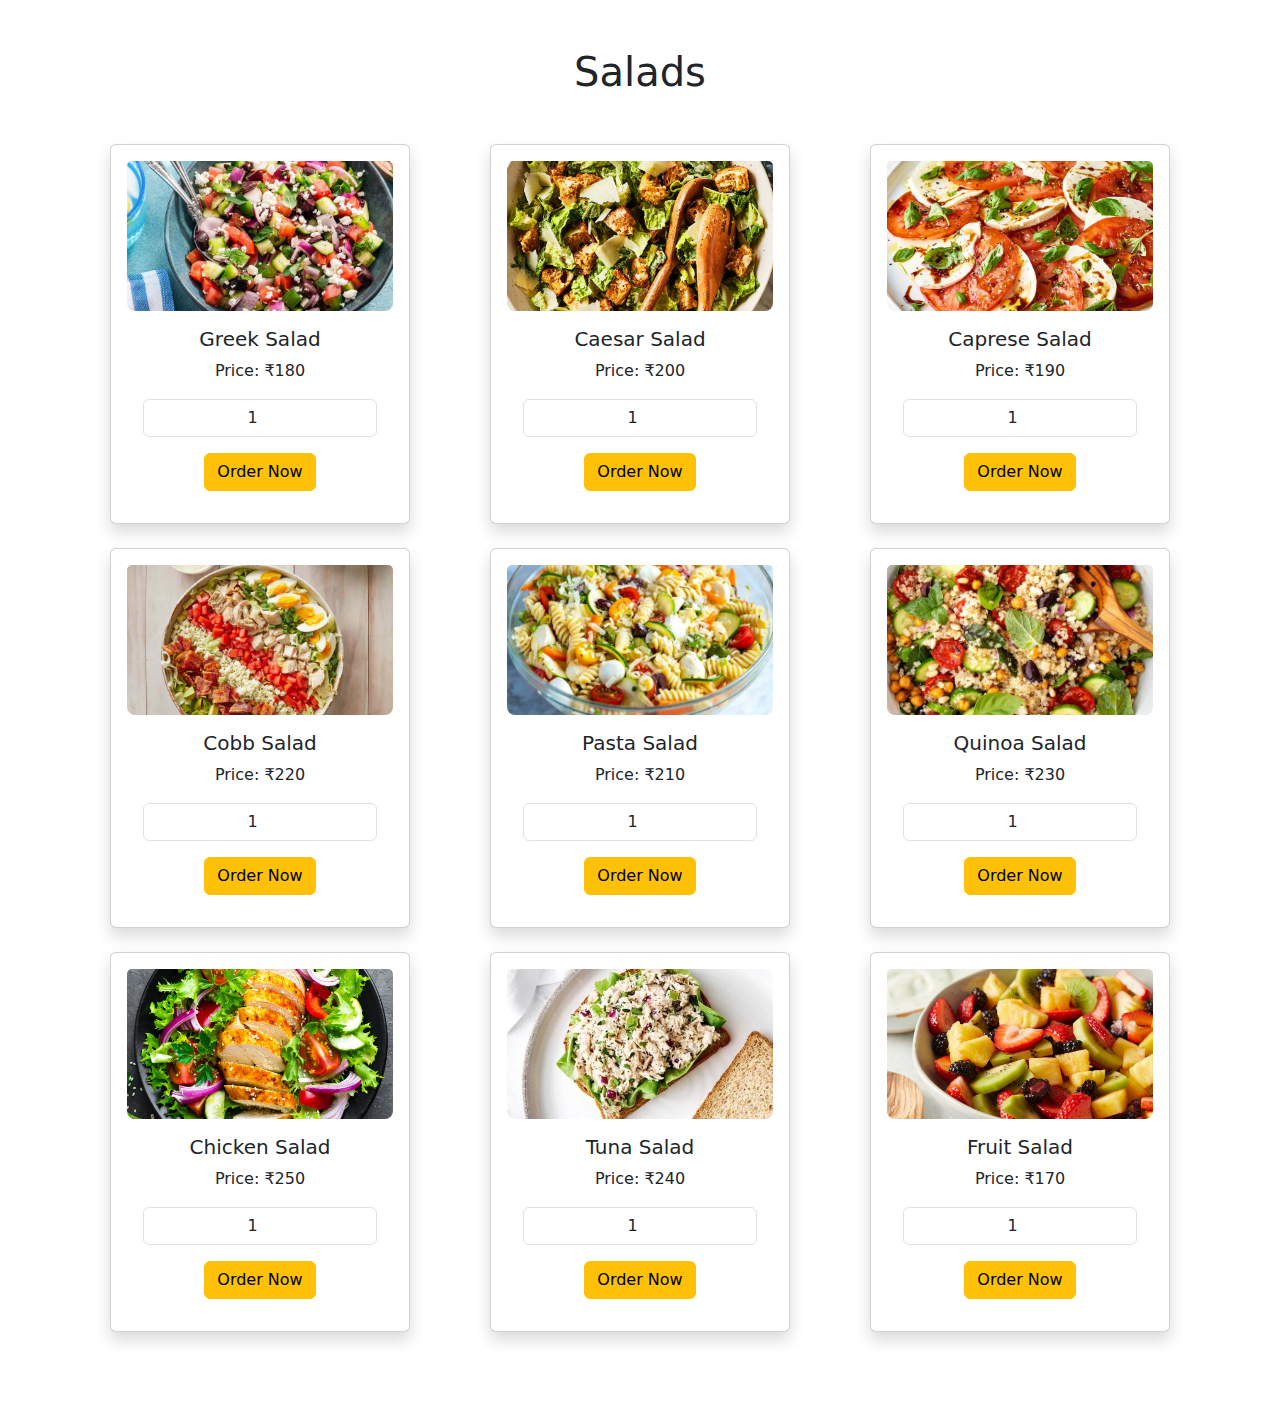
<file: salads.html>
<!DOCTYPE html>
<html lang="en">
<head>
  <meta charset="UTF-8">
  <meta name="viewport" content="width=device-width, initial-scale=1.0">
  <title>Salads</title>
  <link rel="stylesheet" href="food munch.css">
  <link href="https://cdn.jsdelivr.net/npm/bootstrap@5.3.3/dist/css/bootstrap.min.css" rel="stylesheet">
  <script>
  function placeOrder(itemName, price, qtyInputId) {
    let qty = document.getElementById(qtyInputId).value;
    let total = qty * price;
    document.getElementById("orderDetails").innerText = 
      qty + " × " + itemName + " ordered.\nTotal: ₹" + total;

    var myModal = new bootstrap.Modal(document.getElementById('orderModal'));
    myModal.show();
  }
  </script>
</head>
<body>

  <div class="container py-5">
    <h1 class="text-center mb-5">Salads</h1>
    <div class="row">

      <!-- Item 1 -->
      <div class="col-12 col-md-6 col-lg-4">
        <div class="card shadow mb-4 p-3">
          <img src="images/greek-salad.jpg" class="card-img-top" alt="Greek Salad">
          <div class="card-body text-center">
            <h5 class="card-title">Greek Salad</h5>
            <p class="card-text">Price: ₹180</p>
            <input type="number" id="qty-greek" class="form-control text-center mb-3" value="1" min="1" max="10">
            <button class="btn btn-warning" onclick="placeOrder('Greek Salad', 180, 'qty-greek')">Order Now</button>
          </div>
        </div>
      </div>

      <!-- Item 2 -->
      <div class="col-12 col-md-6 col-lg-4">
        <div class="card shadow mb-4 p-3">
          <img src="images/caesar-salad.jpg" class="card-img-top" alt="Caesar Salad">
          <div class="card-body text-center">
            <h5 class="card-title">Caesar Salad</h5>
            <p class="card-text">Price: ₹200</p>
            <input type="number" id="qty-caesar" class="form-control text-center mb-3" value="1" min="1" max="10">
            <button class="btn btn-warning" onclick="placeOrder('Caesar Salad', 200, 'qty-caesar')">Order Now</button>
          </div>
        </div>
      </div>

      <!-- Item 3 -->
      <div class="col-12 col-md-6 col-lg-4">
        <div class="card shadow mb-4 p-3">
          <img src="images/caprese-salad.jpg" class="card-img-top" alt="Caprese Salad">
          <div class="card-body text-center">
            <h5 class="card-title">Caprese Salad</h5>
            <p class="card-text">Price: ₹190</p>
            <input type="number" id="qty-caprese" class="form-control text-center mb-3" value="1" min="1" max="10">
            <button class="btn btn-warning" onclick="placeOrder('Caprese Salad', 190, 'qty-caprese')">Order Now</button>
          </div>
        </div>
      </div>

      <!-- Item 4 -->
      <div class="col-12 col-md-6 col-lg-4">
        <div class="card shadow mb-4 p-3">
          <img src="images/cobb-salad.jpg" class="card-img-top" alt="Cobb Salad">
          <div class="card-body text-center">
            <h5 class="card-title">Cobb Salad</h5>
            <p class="card-text">Price: ₹220</p>
            <input type="number" id="qty-cobb" class="form-control text-center mb-3" value="1" min="1" max="10">
            <button class="btn btn-warning" onclick="placeOrder('Cobb Salad', 220, 'qty-cobb')">Order Now</button>
          </div>
        </div>
      </div>

      <!-- Item 5 -->
      <div class="col-12 col-md-6 col-lg-4">
        <div class="card shadow mb-4 p-3">
          <img src="images/pasta-salad.jpg" class="card-img-top" alt="Pasta Salad">
          <div class="card-body text-center">
            <h5 class="card-title">Pasta Salad</h5>
            <p class="card-text">Price: ₹210</p>
            <input type="number" id="qty-pasta" class="form-control text-center mb-3" value="1" min="1" max="10">
            <button class="btn btn-warning" onclick="placeOrder('Pasta Salad', 210, 'qty-pasta')">Order Now</button>
          </div>
        </div>
      </div>

      <!-- Item 6 -->
      <div class="col-12 col-md-6 col-lg-4">
        <div class="card shadow mb-4 p-3">
          <img src="images/quinoa-salad.jpg" class="card-img-top" alt="Quinoa Salad">
          <div class="card-body text-center">
            <h5 class="card-title">Quinoa Salad</h5>
            <p class="card-text">Price: ₹230</p>
            <input type="number" id="qty-quinoa" class="form-control text-center mb-3" value="1" min="1" max="10">
            <button class="btn btn-warning" onclick="placeOrder('Quinoa Salad', 230, 'qty-quinoa')">Order Now</button>
          </div>
        </div>
      </div>

      <!-- Item 7 -->
      <div class="col-12 col-md-6 col-lg-4">
        <div class="card shadow mb-4 p-3">
          <img src="images/chicken-salad.jpg" class="card-img-top" alt="Chicken Salad">
          <div class="card-body text-center">
            <h5 class="card-title">Chicken Salad</h5>
            <p class="card-text">Price: ₹250</p>
            <input type="number" id="qty-chicken" class="form-control text-center mb-3" value="1" min="1" max="10">
            <button class="btn btn-warning" onclick="placeOrder('Chicken Salad', 250, 'qty-chicken')">Order Now</button>
          </div>
        </div>
      </div>

      <!-- Item 8 -->
      <div class="col-12 col-md-6 col-lg-4">
        <div class="card shadow mb-4 p-3">
          <img src="images/tuna-salad.jpg" class="card-img-top" alt="Tuna Salad">
          <div class="card-body text-center">
            <h5 class="card-title">Tuna Salad</h5>
            <p class="card-text">Price: ₹240</p>
            <input type="number" id="qty-tuna" class="form-control text-center mb-3" value="1" min="1" max="10">
            <button class="btn btn-warning" onclick="placeOrder('Tuna Salad', 240, 'qty-tuna')">Order Now</button>
          </div>
        </div>
      </div>

      <!-- Item 9 -->
      <div class="col-12 col-md-6 col-lg-4">
        <div class="card shadow mb-4 p-3">
          <img src="images/fruit-salad.jpg" class="card-img-top" alt="Fruit Salad">
          <div class="card-body text-center">
            <h5 class="card-title">Fruit Salad</h5>
            <p class="card-text">Price: ₹170</p>
            <input type="number" id="qty-fruit" class="form-control text-center mb-3" value="1" min="1" max="10">
            <button class="btn btn-warning" onclick="placeOrder('Fruit Salad', 170, 'qty-fruit')">Order Now</button>
          </div>
        </div>
      </div>

    </div>
  </div>

  <!-- Order Confirmation Modal -->
  <div class="modal fade" id="orderModal" tabindex="-1" aria-hidden="true">
    <div class="modal-dialog modal-dialog-centered">
      <div class="modal-content text-center p-4">
        <h5 class="modal-title mb-3">✅ Order Placed!</h5>
        <p id="orderDetails"></p>
        <button type="button" class="btn btn-warning" data-bs-dismiss="modal">OK</button>
      </div>
    </div>
  </div>

  <script src="https://cdn.jsdelivr.net/npm/bootstrap@5.3.3/dist/js/bootstrap.bundle.min.js"></script>
</body>
</html>
</file>
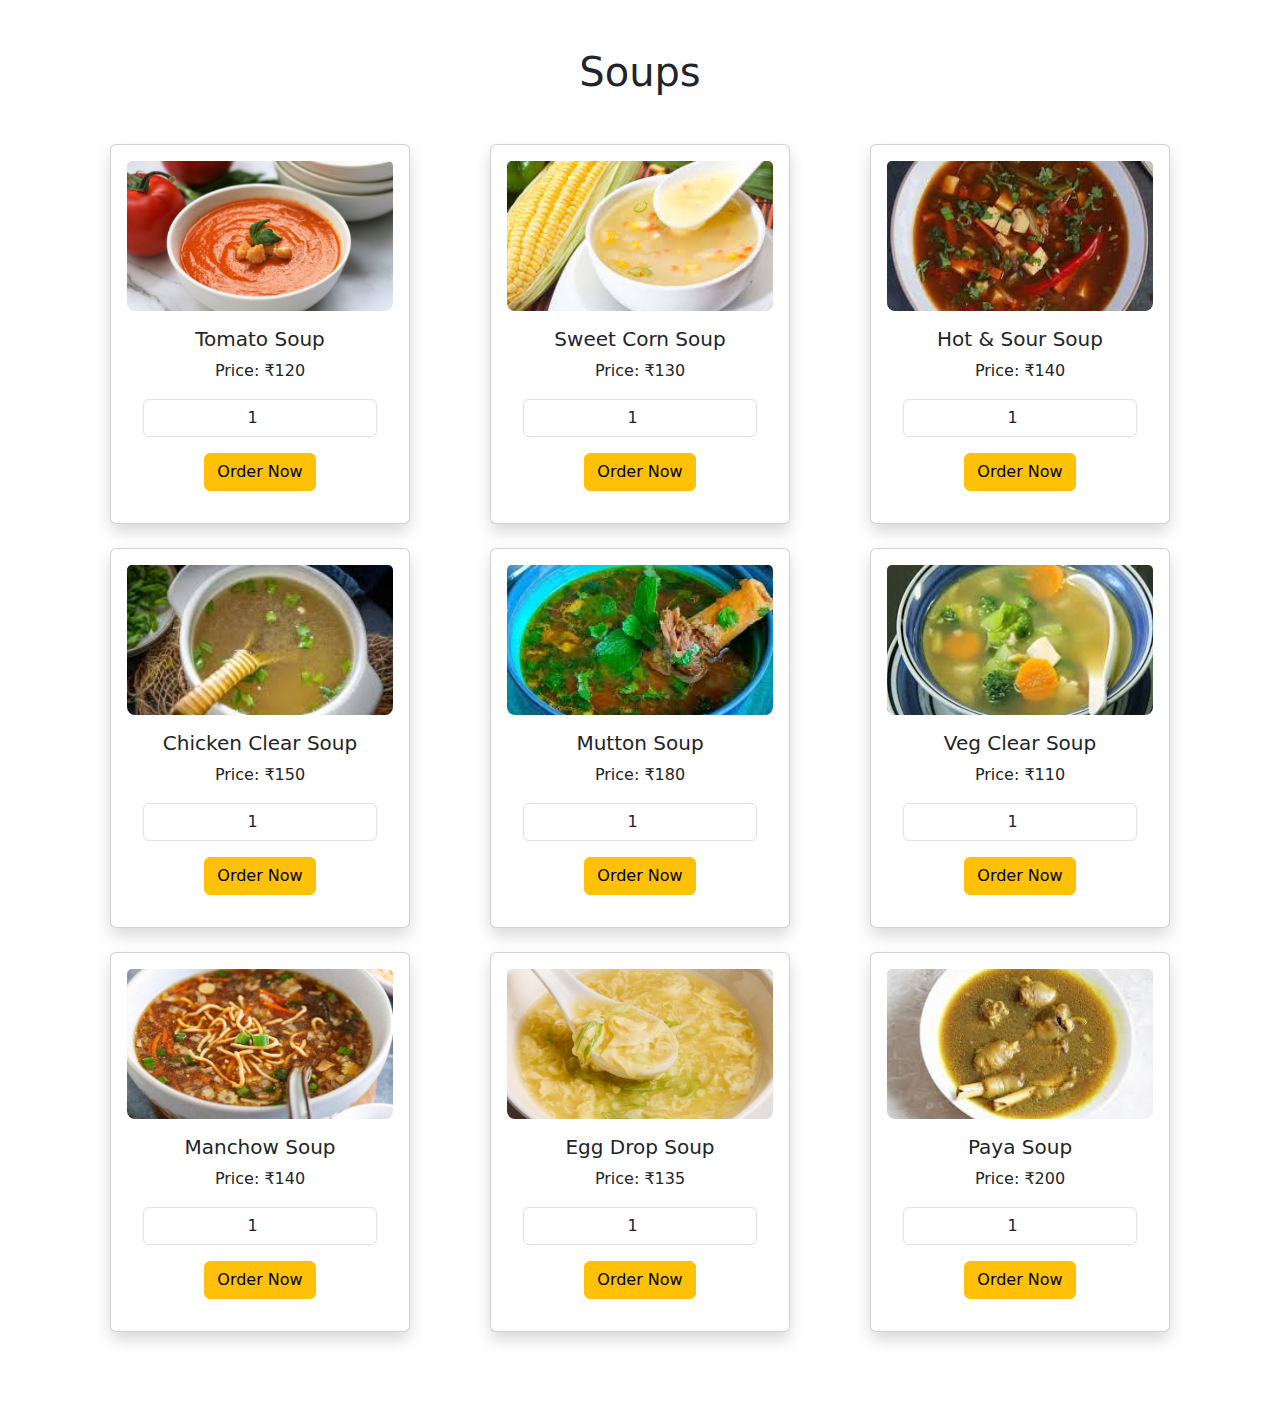
<file: soup.html>
<!DOCTYPE html>
<html lang="en">
<head>
  <meta charset="UTF-8">
  <meta name="viewport" content="width=device-width, initial-scale=1.0">
  <title>Soups</title>
  <link rel="stylesheet" href="food munch.css"> <!-- link your CSS -->
  <link href="https://cdn.jsdelivr.net/npm/bootstrap@5.3.3/dist/css/bootstrap.min.css" rel="stylesheet">
  <script>
  function placeOrder(itemName, price, qtyInputId) {
    let qty = document.getElementById(qtyInputId).value;
    let total = qty * price;
    document.getElementById("orderDetails").innerText = 
      qty + " × " + itemName + " ordered.\nTotal: ₹" + total;

    var myModal = new bootstrap.Modal(document.getElementById('orderModal'));
    myModal.show();
  }
  </script>
</head>
<body>

  <div class="container py-5">
    <h1 class="text-center mb-5">Soups</h1>
    <div class="row">

      <!-- Soup 1 -->
      <div class="col-12 col-md-6 col-lg-4">
        <div class="card shadow mb-4 p-3">
          <img src="images/tomato-soup.jpg" class="card-img-top" alt="Tomato Soup">
          <div class="card-body text-center">
            <h5 class="card-title">Tomato Soup</h5>
            <p class="card-text">Price: ₹120</p>
            <input type="number" id="qty-tomato" class="form-control text-center mb-3" value="1" min="1" max="10">
            <button class="btn btn-warning" onclick="placeOrder('Tomato Soup', 120, 'qty-tomato')">Order Now</button>
          </div>
        </div>
      </div>

      <!-- Soup 2 -->
      <div class="col-12 col-md-6 col-lg-4">
        <div class="card shadow mb-4 p-3">
          <img src="images/sweet-corn-soup.jpg" class="card-img-top" alt="Sweet Corn Soup">
          <div class="card-body text-center">
            <h5 class="card-title">Sweet Corn Soup</h5>
            <p class="card-text">Price: ₹130</p>
            <input type="number" id="qty-sweetcorn" class="form-control text-center mb-3" value="1" min="1" max="10">
            <button class="btn btn-warning" onclick="placeOrder('Sweet Corn Soup', 130, 'qty-sweetcorn')">Order Now</button>
          </div>
        </div>
      </div>

      <!-- Soup 3 -->
      <div class="col-12 col-md-6 col-lg-4">
        <div class="card shadow mb-4 p-3">
          <img src="images/hot-sour-soup.jpg" class="card-img-top" alt="Hot & Sour Soup">
          <div class="card-body text-center">
            <h5 class="card-title">Hot & Sour Soup</h5>
            <p class="card-text">Price: ₹140</p>
            <input type="number" id="qty-hotsour" class="form-control text-center mb-3" value="1" min="1" max="10">
            <button class="btn btn-warning" onclick="placeOrder('Hot & Sour Soup', 140, 'qty-hotsour')">Order Now</button>
          </div>
        </div>
      </div>

      <!-- Soup 4 -->
      <div class="col-12 col-md-6 col-lg-4">
        <div class="card shadow mb-4 p-3">
          <img src="images/chicken-clear-soup.jpg" class="card-img-top" alt="Chicken Clear Soup">
          <div class="card-body text-center">
            <h5 class="card-title">Chicken Clear Soup</h5>
            <p class="card-text">Price: ₹150</p>
            <input type="number" id="qty-chickenclear" class="form-control text-center mb-3" value="1" min="1" max="10">
            <button class="btn btn-warning" onclick="placeOrder('Chicken Clear Soup', 150, 'qty-chickenclear')">Order Now</button>
          </div>
        </div>
      </div>

      <!-- Soup 5 -->
      <div class="col-12 col-md-6 col-lg-4">
        <div class="card shadow mb-4 p-3">
          <img src="images/mutton-soup.jpg" class="card-img-top" alt="Mutton Soup">
          <div class="card-body text-center">
            <h5 class="card-title">Mutton Soup</h5>
            <p class="card-text">Price: ₹180</p>
            <input type="number" id="qty-mutton" class="form-control text-center mb-3" value="1" min="1" max="10">
            <button class="btn btn-warning" onclick="placeOrder('Mutton Soup', 180, 'qty-mutton')">Order Now</button>
          </div>
        </div>
      </div>

      <!-- Soup 6 -->
      <div class="col-12 col-md-6 col-lg-4">
        <div class="card shadow mb-4 p-3">
          <img src="images/veg-clear-soup.jpg" class="card-img-top" alt="Veg Clear Soup">
          <div class="card-body text-center">
            <h5 class="card-title">Veg Clear Soup</h5>
            <p class="card-text">Price: ₹110</p>
            <input type="number" id="qty-vegclear" class="form-control text-center mb-3" value="1" min="1" max="10">
            <button class="btn btn-warning" onclick="placeOrder('Veg Clear Soup', 110, 'qty-vegclear')">Order Now</button>
          </div>
        </div>
      </div>

      <!-- Soup 7 -->
      <div class="col-12 col-md-6 col-lg-4">
        <div class="card shadow mb-4 p-3">
          <img src="images/manchow-soup.jpg" class="card-img-top" alt="Manchow Soup">
          <div class="card-body text-center">
            <h5 class="card-title">Manchow Soup</h5>
            <p class="card-text">Price: ₹140</p>
            <input type="number" id="qty-manchow" class="form-control text-center mb-3" value="1" min="1" max="10">
            <button class="btn btn-warning" onclick="placeOrder('Manchow Soup', 140, 'qty-manchow')">Order Now</button>
          </div>
        </div>
      </div>

      <!-- Soup 8 -->
      <div class="col-12 col-md-6 col-lg-4">
        <div class="card shadow mb-4 p-3">
          <img src="images/egg-drop-soup.jpg" class="card-img-top" alt="Egg Drop Soup">
          <div class="card-body text-center">
            <h5 class="card-title">Egg Drop Soup</h5>
            <p class="card-text">Price: ₹135</p>
            <input type="number" id="qty-eggdrop" class="form-control text-center mb-3" value="1" min="1" max="10">
            <button class="btn btn-warning" onclick="placeOrder('Egg Drop Soup', 135, 'qty-eggdrop')">Order Now</button>
          </div>
        </div>
      </div>

      <!-- Soup 9 -->
      <div class="col-12 col-md-6 col-lg-4">
        <div class="card shadow mb-4 p-3">
          <img src="images/paya-soup.jpg" class="card-img-top" alt="Paya Soup">
          <div class="card-body text-center">
            <h5 class="card-title">Paya Soup</h5>
            <p class="card-text">Price: ₹200</p>
            <input type="number" id="qty-paya" class="form-control text-center mb-3" value="1" min="1" max="10">
            <button class="btn btn-warning" onclick="placeOrder('Paya Soup', 200, 'qty-paya')">Order Now</button>
          </div>
        </div>
      </div>

    </div>
  </div>

  <!-- Order Confirmation Modal -->
  <div class="modal fade" id="orderModal" tabindex="-1" aria-hidden="true">
    <div class="modal-dialog modal-dialog-centered">
      <div class="modal-content text-center p-4">
        <h5 class="modal-title mb-3">✅ Order Placed!</h5>
        <p id="orderDetails"></p>
        <button type="button" class="btn btn-warning" data-bs-dismiss="modal">OK</button>
      </div>
    </div>
  </div>

  <script src="https://cdn.jsdelivr.net/npm/bootstrap@5.3.3/dist/js/bootstrap.bundle.min.js"></script>
</body>
</html>
</file>
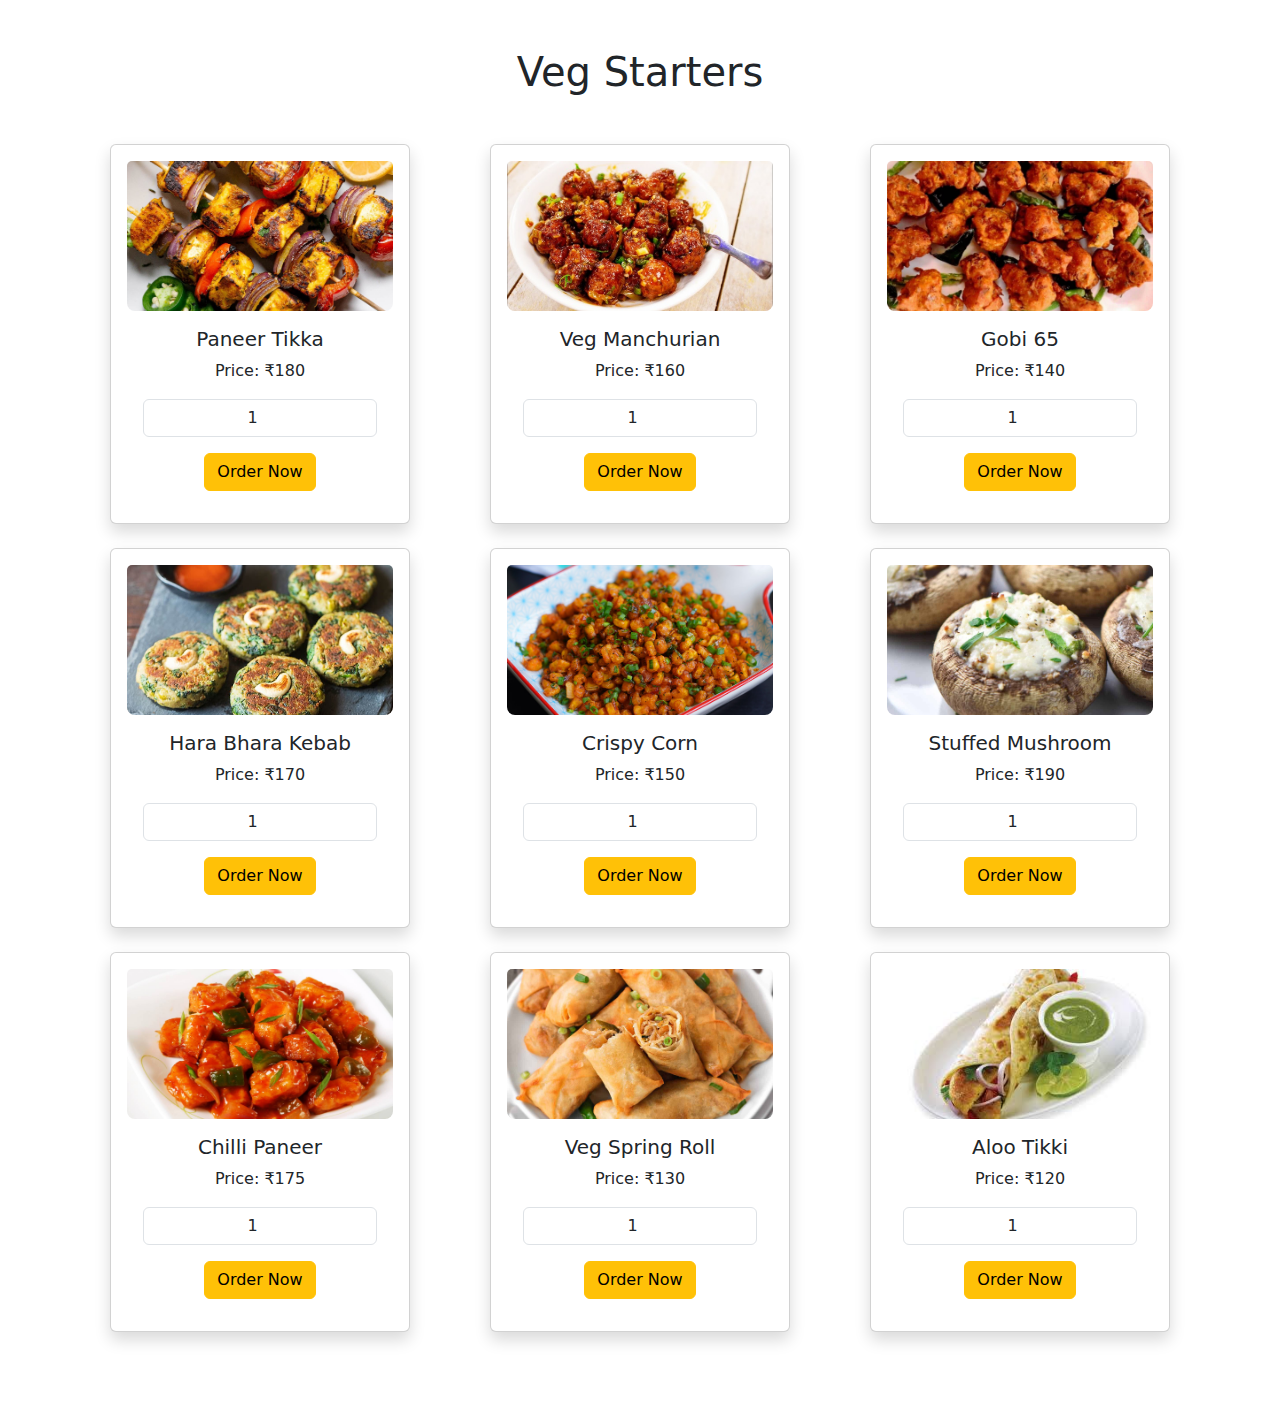
<file: vegstarter.html>
<!DOCTYPE html>
<html lang="en">
<head>
  <meta charset="UTF-8">
  <meta name="viewport" content="width=device-width, initial-scale=1.0">
  <title>Veg Starters</title>
  <link rel="stylesheet" href="food munch.css"> <!-- link your CSS -->
  <link href="https://cdn.jsdelivr.net/npm/bootstrap@5.3.3/dist/css/bootstrap.min.css" rel="stylesheet">

  <script>
    function placeOrder(itemName, price, qtyInputId) {
      let qty = document.getElementById(qtyInputId).value;
      let total = qty * price;
      document.getElementById("orderDetails").innerText = 
        qty + " × " + itemName + " ordered.\nTotal: ₹" + total;

      var myModal = new bootstrap.Modal(document.getElementById('orderModal'));
      myModal.show();
    }
  </script>
</head>
<body>

  <div class="container py-5">
    <h1 class="text-center mb-5">Veg Starters</h1>
    <div class="row">

      <!-- Item card 1 -->
      <div class="col-12 col-md-6 col-lg-4">
        <div class="card shadow mb-4 p-3">
          <img src="images/panneer-tikka.jpg" class="card-img-top" alt="Paneer Tikka">
          <div class="card-body text-center">
            <h5 class="card-title">Paneer Tikka</h5>
            <p class="card-text">Price: ₹180</p>
             <div class="mb-3">
                <input type="number" id="qty-paneer-tikka" class="form-control text-center" value="1" min="1" max="15">
            </div>
            <button class="btn btn-warning" onclick="placeOrder('Paneer Tikka', 180, 'qty-paneer-tikka')">Order Now</button>
          </div>
        </div>
      </div>

      <!-- Item card 2 -->
      <div class="col-12 col-md-6 col-lg-4">
        <div class="card shadow mb-4 p-3">
          <img src="images/veg-manchurian.jpg" class="card-img-top" alt="Veg Manchurian">
          <div class="card-body text-center">
            <h5 class="card-title">Veg Manchurian</h5>
            <p class="card-text">Price: ₹160</p>
             <div class="mb-3">
                <input type="number" id="qty-veg-manchurian" class="form-control text-center" value="1" min="1" max="15">
            </div>
            <button class="btn btn-warning" onclick="placeOrder('Veg Manchurian', 160, 'qty-veg-manchurian')">Order Now</button>
          </div>
        </div>
      </div>

      <!-- Item card 3 -->
      <div class="col-12 col-md-6 col-lg-4">
        <div class="card shadow mb-4 p-3">
          <img src="images/gobi-65.jpg" class="card-img-top" alt="Gobi 65">
          <div class="card-body text-center">
            <h5 class="card-title">Gobi 65</h5>
            <p class="card-text">Price: ₹140</p>
             <div class="mb-3">
                <input type="number" id="qty-gobi-65" class="form-control text-center" value="1" min="1" max="15">
            </div>
            <button class="btn btn-warning" onclick="placeOrder('Gobi 65', 140, 'qty-gobi-65')">Order Now</button>
          </div>
        </div>
      </div>

      <!-- Item card 4 -->
      <div class="col-12 col-md-6 col-lg-4">
        <div class="card shadow mb-4 p-3">
          <img src="images/hara-bhara-kebab.jpg" class="card-img-top" alt="Hara Bhara Kebab">
          <div class="card-body text-center">
            <h5 class="card-title">Hara Bhara Kebab</h5>
            <p class="card-text">Price: ₹170</p>
             <div class="mb-3">
                <input type="number" id="qty-hara-bhara" class="form-control text-center" value="1" min="1" max="15">
            </div>
            <button class="btn btn-warning" onclick="placeOrder('Hara Bhara Kebab', 170, 'qty-hara-bhara')">Order Now</button>
          </div>
        </div>
      </div>

      <!-- Item card 5 -->
      <div class="col-12 col-md-6 col-lg-4">
        <div class="card shadow mb-4 p-3">
          <img src="images/crispy-corn.jpg" class="card-img-top" alt="Crispy Corn">
          <div class="card-body text-center">
            <h5 class="card-title">Crispy Corn</h5>
            <p class="card-text">Price: ₹150</p>
             <div class="mb-3">
                <input type="number" id="qty-crispy-corn" class="form-control text-center" value="1" min="1" max="15">
            </div>
            <button class="btn btn-warning" onclick="placeOrder('Crispy Corn', 150, 'qty-crispy-corn')">Order Now</button>
          </div>
        </div>
      </div>

      <!-- Item card 6 -->
      <div class="col-12 col-md-6 col-lg-4">
        <div class="card shadow mb-4 p-3">
          <img src="images/stuffed-mushroom.jpg" class="card-img-top" alt="Stuffed Mushroom">
          <div class="card-body text-center">
            <h5 class="card-title">Stuffed Mushroom</h5>
            <p class="card-text">Price: ₹190</p>
             <div class="mb-3">
                <input type="number" id="qty-stuffed-mushroom" class="form-control text-center" value="1" min="1" max="15">
            </div>
            <button class="btn btn-warning" onclick="placeOrder('Stuffed Mushroom', 190, 'qty-stuffed-mushroom')">Order Now</button>
          </div>
        </div>
      </div>

      <!-- Item card 7 -->
      <div class="col-12 col-md-6 col-lg-4">
        <div class="card shadow mb-4 p-3">
          <img src="images/chilli-paneer.jpg" class="card-img-top" alt="Chilli Paneer">
          <div class="card-body text-center">
            <h5 class="card-title">Chilli Paneer</h5>
            <p class="card-text">Price: ₹175</p>
             <div class="mb-3">
                <input type="number" id="qty-chilli-paneer" class="form-control text-center" value="1" min="1" max="15">
            </div>
            <button class="btn btn-warning" onclick="placeOrder('Chilli Paneer', 175, 'qty-chilli-paneer')">Order Now</button>
          </div>
        </div>
      </div>

      <!-- Item card 8 -->
      <div class="col-12 col-md-6 col-lg-4">
        <div class="card shadow mb-4 p-3">
          <img src="images/veg-spring-roll.jpg" class="card-img-top" alt="Veg Spring Roll">
          <div class="card-body text-center">
            <h5 class="card-title">Veg Spring Roll</h5>
            <p class="card-text">Price: ₹130</p>
             <div class="mb-3">
                <input type="number" id="qty-spring-roll" class="form-control text-center" value="1" min="1" max="15">
            </div>
            <button class="btn btn-warning" onclick="placeOrder('Veg Spring Roll', 130, 'qty-spring-roll')">Order Now</button>
          </div>
        </div>
      </div>

      <!-- Item card 9 -->
      <div class="col-12 col-md-6 col-lg-4">
        <div class="card shadow mb-4 p-3">
          <img src="images/aloo-tikki.jpg" class="card-img-top" alt="Aloo Tikki">
          <div class="card-body text-center">
            <h5 class="card-title">Aloo Tikki</h5>
            <p class="card-text">Price: ₹120</p>
             <div class="mb-3">
                <input type="number" id="qty-aloo-tikki" class="form-control text-center" value="1" min="1" max="15">
            </div>
            <button class="btn btn-warning" onclick="placeOrder('Aloo Tikki', 120, 'qty-aloo-tikki')">Order Now</button>
          </div>
        </div>
      </div>

    </div>
  </div>

  <!-- Modal -->
  <div class="modal fade" id="orderModal" tabindex="-1" aria-hidden="true">
    <div class="modal-dialog modal-dialog-centered">
      <div class="modal-content text-center p-4">
        <h5 class="modal-title mb-3">✅ Order Placed!</h5>
        <p id="orderDetails"></p>
        <button type="button" class="btn btn-success" data-bs-dismiss="modal">OK</button>
      </div>
    </div>
  </div>

  <!-- Bootstrap JS -->
  <script src="https://cdn.jsdelivr.net/npm/bootstrap@5.3.3/dist/js/bootstrap.bundle.min.js"></script>
</body>
</html>
</file>
<file: food munch.css>
@import url("https://fonts.googleapis.com/css2?family=Bree+Serif&family=Caveat:wght@400;700&family=Lobster&family=Monoton&family=Open+Sans:ital,wght@0,400;0,700;1,400;1,700&family=Playfair+Display+SC:ital,wght@0,400;0,700;1,700&family=Playfair+Display:ital,wght@0,400;0,700;1,700&family=Roboto:ital,wght@0,400;0,700;1,400;1,700&family=Source+Sans+Pro:ital,wght@0,400;0,700;1,700&family=Work+Sans:ital,wght@0,400;0,700;1,700&display=swap");

.food-munch-logo {
    width: 50px;
    height: 50px;
}

#navItem1 {
    color: #323f4b;
    font-family: "Roboto";
}

#navItem2 {
    color: #323f4b;
    font-family: "Roboto";
}

#navItem3 {
    color: #323f4b;
    font-family: "Roboto";
}

#navItem4 {
    color: #323f4b;
    font-family: "Roboto";
}

.banner-section-bg-container {
    background-image: url("images/bg-img10.png");
    height: 100vh;
    background-size: cover;
}

.banner-heading {
    color: white;
    font-family: "Roboto";
    font-size: 45px;
    font-weight: 300;
}

.banner-caption {
    color: #f5f7fa;
    font-family: "Roboto";
    font-size: 24px;
    font-weight: 300;
}

.custom-button {
    color: white;
    background-image: linear-gradient(#d0b200, #a58d00);
    width: 130px;
    height: 45px;
    border-width: 0;
    border-radius: 8px;
    margin-right: 10px;
}

.custom-outline-button {
    color: #d0b200;
    background-color: transparent;
    width: 130px;
    height: 45px;
    border-style: solid;
    border-width: 1px;
    border-color: #d0b200;
    border-radius: 8px;
}

.wcu-section {
    background-color: #f9fbfe;
}

.wcu-section-heading {
    color: #183b56;
    font-family: "Roboto";
    font-size: 28px;
    font-weight: 700;
}

.wcu-section-description {
    color: #5a7184;
    font-family: "Roboto";
    font-size: 16px;
}

.wcu-card {
    text-align: center;
    background-color: white;
    border-style: solid;
    border-width: 1px;
    border-color: #e5eaf4;
    border-radius: 16px;
}

.wcu-card-image {
    width: 87px;
    height: 90px;
}

.wcu-card-title {
    color: #323f4b;
    font-family: "Roboto";
    font-size: 22px;
    font-weight: 500;
}

.wcu-card-description {
    color: #7b8794;
    font-family: "Roboto";
    font-size: 16px;
}

.offers {
    color: #323f4b;
    font-style: italic;
    font-weight: 600;
}

.explore-menu-section {
    background-color: white;
}

.menu-section-heading {
    color: #183b56;
    font-family: "Roboto";
    font-size: 28px;
    font-weight: 700;
}

.menu-item-image {
    border-radius: 16px;
}

.menu-card-title {
    color: #323f4b;
    font-family: "Roboto";
    font-size: 18px;
    font-weight: 500;
    margin-top: 24px;
}

.menu-item-link {
    color: #d0b200;
    font-family: "Roboto";
    font-size: 14px;
    font-weight: 500;
}

.menu-item-card {
    border-radius: 16px;
}

.healthy-food-section {
    background-color: #f9fbfe;
}

.healthy-food-section-img {
    width: 270px;
}

.healthy-food-section-heading {
    color: #183b56;
    font-family: "Roboto";
    font-size: 28px;
    font-weight: 700;
}

.healthy-food-section-description {
    color: #5a7184;
    font-family: "Roboto";
    font-size: 16px;
}

.delivery-and-payment-section {
    background-color: white;
}

.delivery-and-payment-section-img {
    width: 270px;
}

.delivery-and-payment-section-heading {
    color: #183b56;
    font-family: "Roboto";
    font-size: 28px;
    font-weight: 700;
}

.delivery-and-payment-section-description {
    color: #5a7184;
    font-family: "Roboto";
    font-size: 16px;
}

.payment-card-img {
    width: 60px;
    height: 50px;
    margin-right: 28px;
}

.thanking-customers-section {
    background-image: radial-gradient(#fff8db, #fae38c);
}

.thanking-customers-section-heading {
    color: #183b56;
    font-family: "Roboto";
    font-size: 28px;
    font-weight: 700;
}

.thanking-customers-section-description {
    color: #5a7184;
    font-family: "Roboto";
    font-size: 16px;
}

.thanking-customers-section-img {
    width: 270px;
    margin-bottom: 20px;
}

.thanking-customers-section-modal-title {
    color: #d0b200;
    font-weight: 800;
}

.follow-us-section {
    background-color: white;
}

.follow-us-section-heading {
    text-align: center;
    color: #183b56;
    font-family: "Roboto";
    font-size: 28px;
    font-weight: 700;
}

.follow-us-icon-container {
    background-color: #faf7e8;
    width: 80px;
    height: 80px;
    border-radius: 40px;
    margin: 15px;
    padding-top: 22px;
    padding-bottom: 14px;
    padding-right: 16px;
    padding-left: 22px;
}

.icon {
    color: #d0b200;
    font-size: 35px;
}

.footer-section {
    background-color: #0d2436;
}

.footer-section-mail-id {
    color: #959ead;
    font-family: "Roboto";
    font-weight: bold;
    font-size: 16px;
    margin-top: 20px;
}

.footer-section-address {
    color: #959ead;
    font-family: "Roboto";
    font-size: 14px;
}
.menu-item-image {
  height: 150px; 
  object-fit: cover; 
}
.popup {
  display: none; /* Hidden by default */
  position: fixed;
  z-index: 999;
  left: 0;
  top: 0;
  width: 100%;
  height: 100%;
  background-color: rgba(0,0,0,0.6);
}

/* Popup box */
.popup-content {
  background: #fff;
  margin: 10% auto;
  padding: 20px;
  border-radius: 12px;
  width: 320px;
  text-align: center;
  box-shadow: 0 5px 15px rgba(0,0,0,0.3);
}

/* Close button */
.close {
  float: right;
  font-size: 24px;
  font-weight: bold;
  cursor: pointer;
}

.card-img-top {
  width: 100%;         /* fill card width */
  height: 150px;       /* fixed height for all images */
  object-fit: cover;   /* crop nicely without distortion */
  border-radius: 8px;  /* optional: smooth corners */
}

.card {
  max-width: 300px;   /* limit card width */
  margin: auto;       /* center cards */
}
</file>
